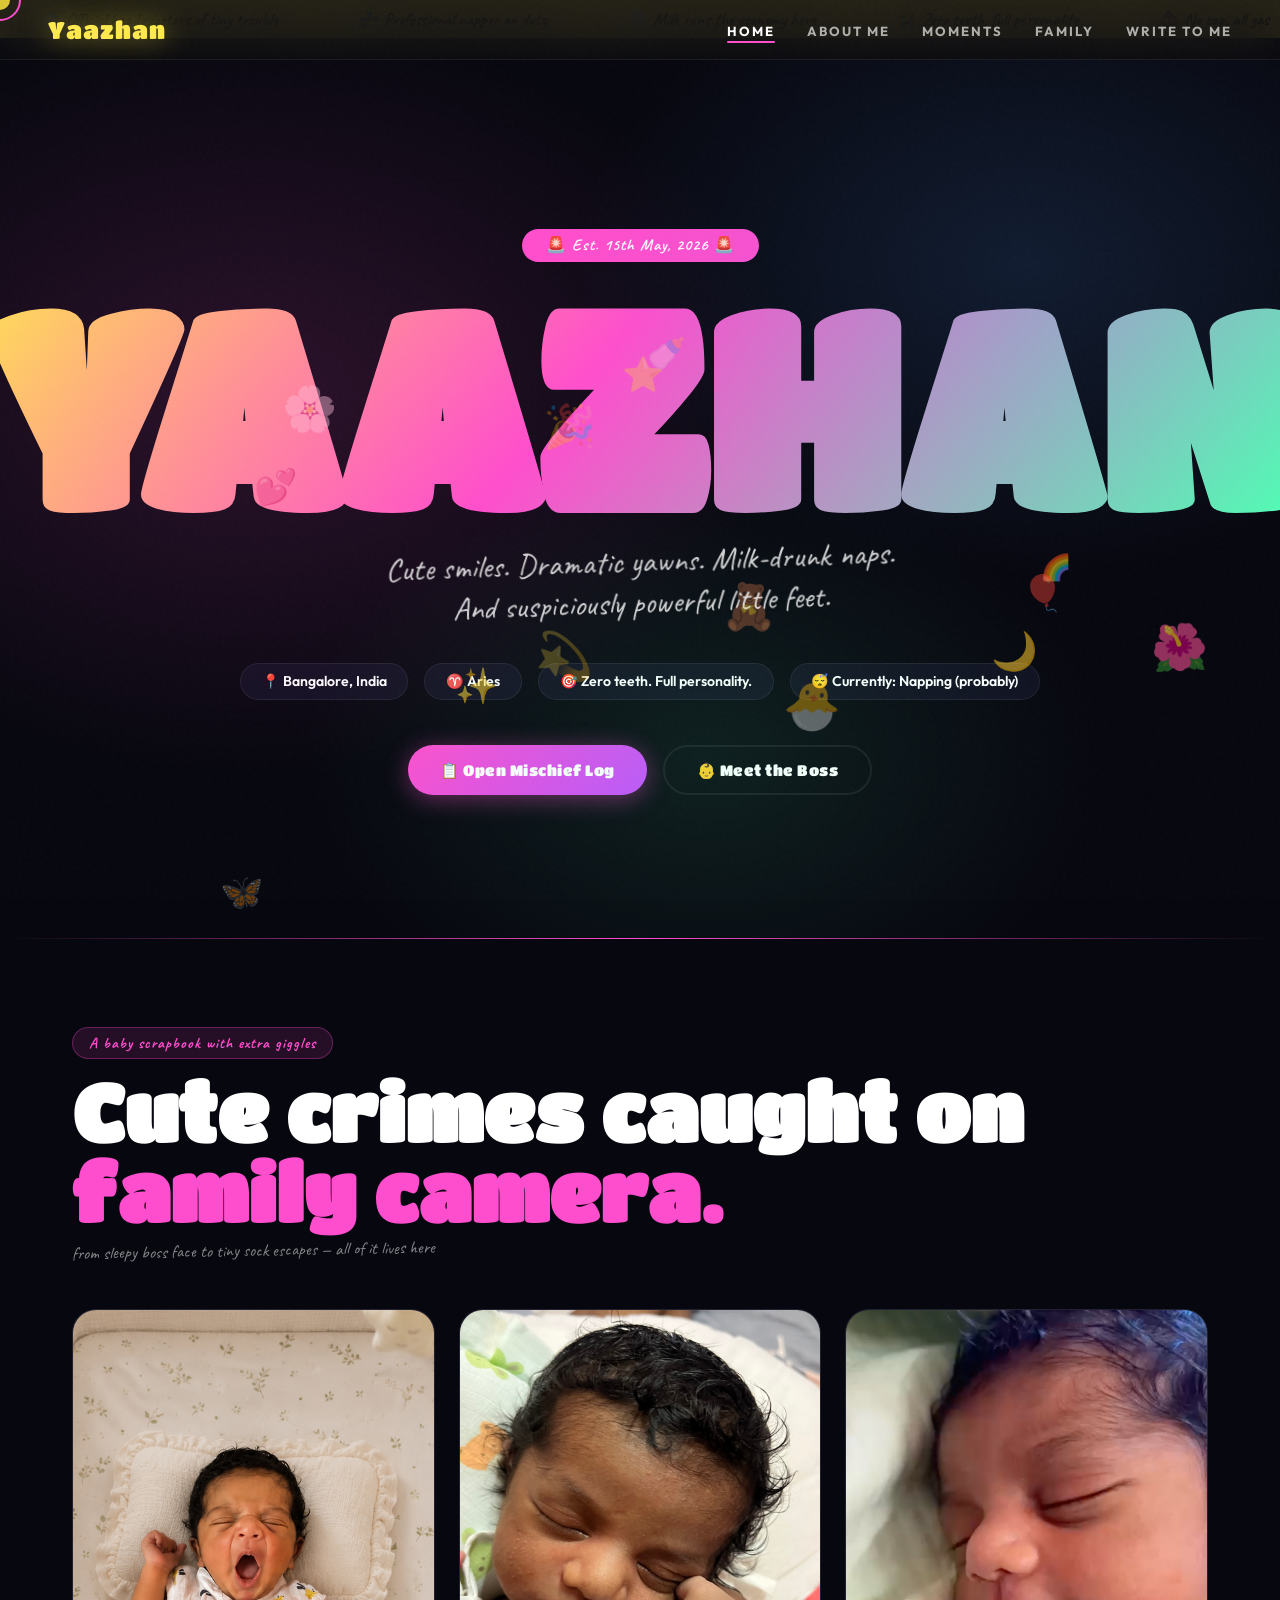
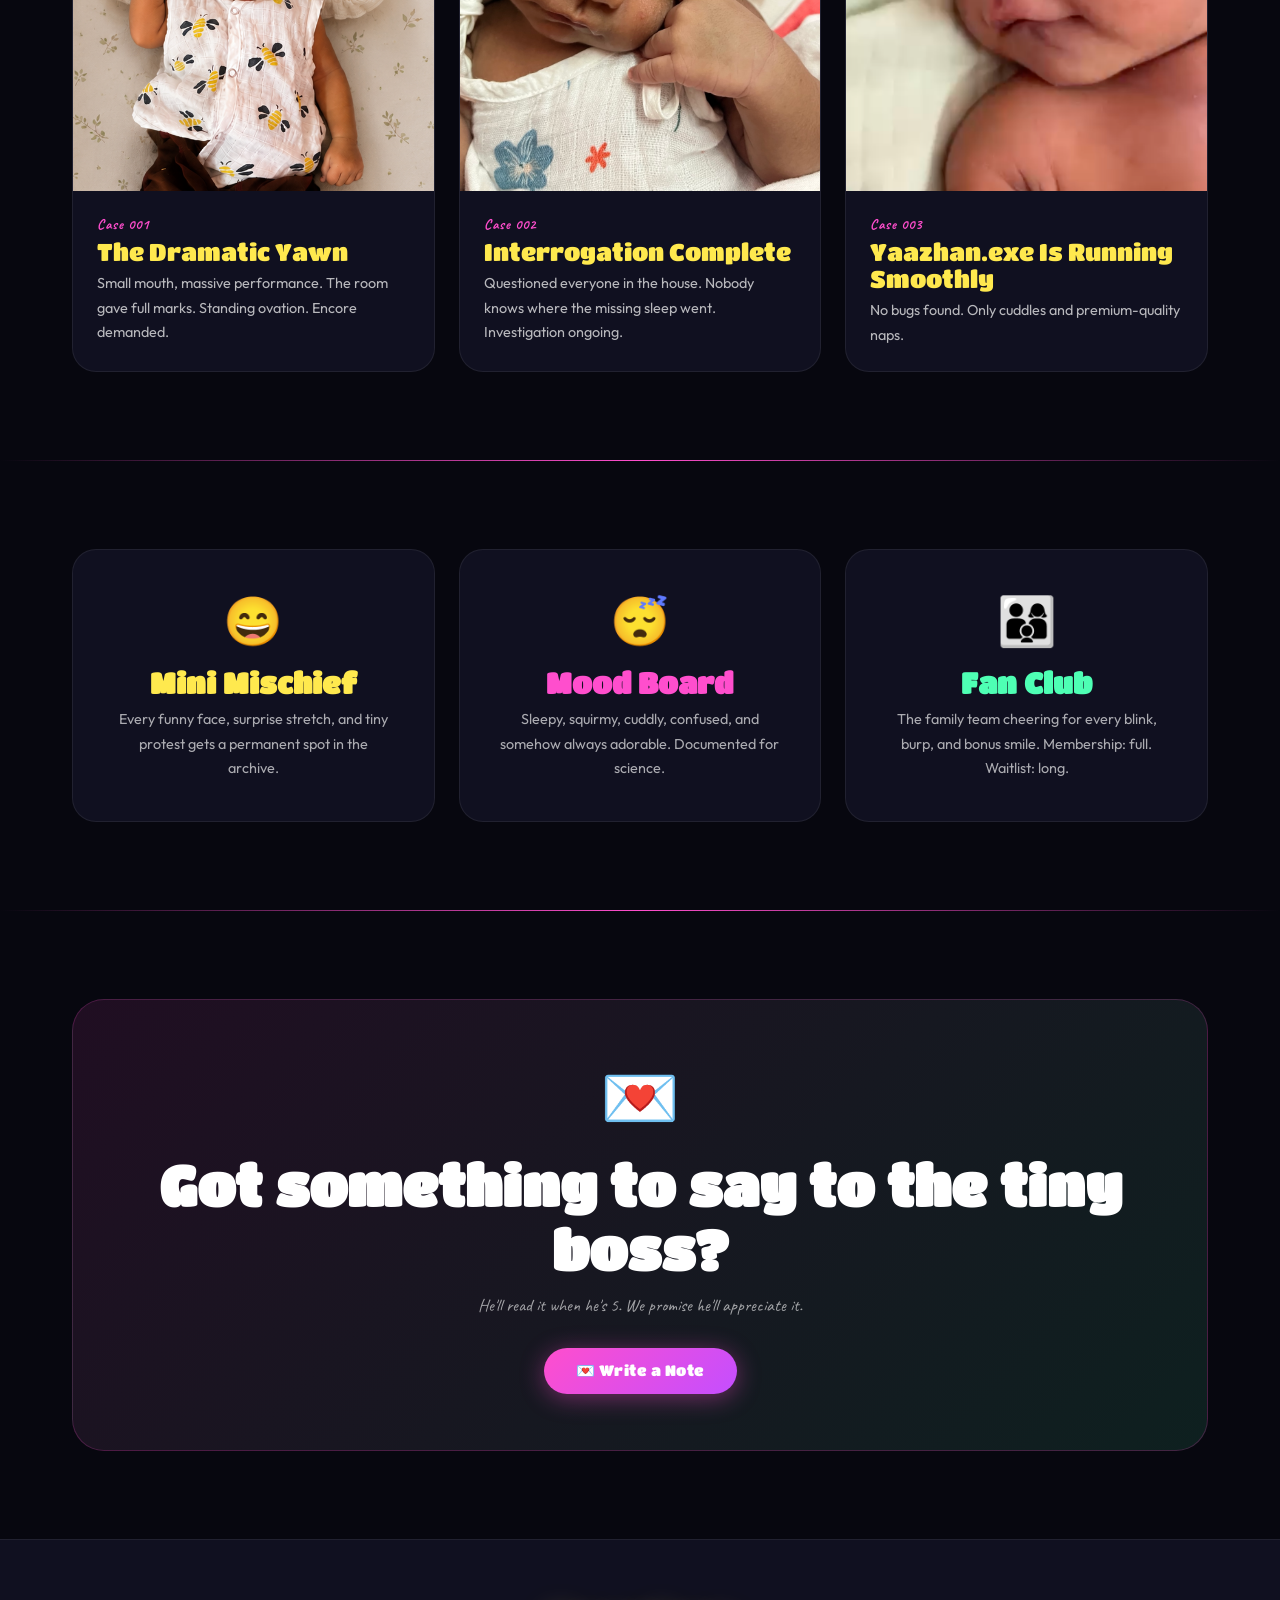
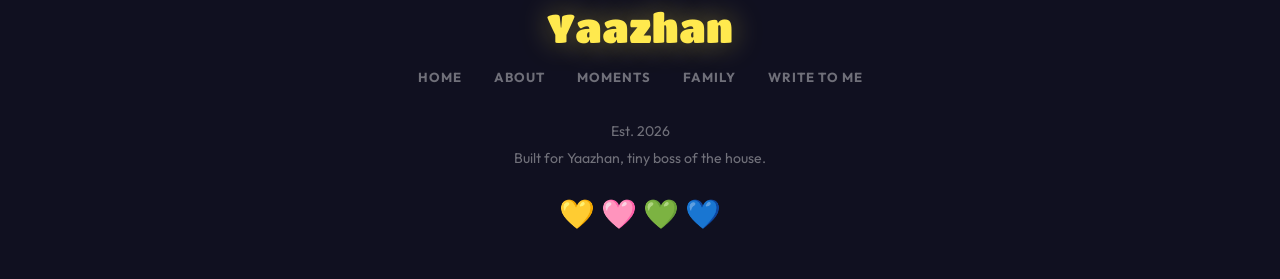
<file: index.html>
<!DOCTYPE html>
<html lang="en">
<head>
  <!-- Google tag (gtag.js) -->
<script async src="https://www.googletagmanager.com/gtag/js?id=G-FYT7M4H5XP"></script>
<script>
  window.dataLayer = window.dataLayer || [];
  function gtag(){dataLayer.push(arguments);}
  gtag('js', new Date());

  gtag('config', 'G-FYT7M4H5XP');
</script>
  <meta charset="UTF-8" />
  <meta name="viewport" content="width=device-width, initial-scale=1.0" />
  <title>Yaazhan | Tiny Chaos Club</title>
  <meta name="description" content="Official headquarters of Yaazhan — cute smiles, dramatic yawns, milk-drunk naps, and suspiciously powerful tiny feet." />
  <link rel="stylesheet" href="style.css" />
  <link rel="icon" href="data:image/svg+xml,<svg xmlns='http://www.w3.org/2000/svg' viewBox='0 0 100 100'><text y='.9em' font-size='90'>🍼</text></svg>" />
</head>
<body data-page="home">

  <div class="noise"></div>
  <div class="cursor"></div>
  <div class="cursor-trail"></div>

  <!-- ====== NAV ====== -->
  <nav>
    <a href="index.html" class="nav-logo">Yaazhan</a>
    <ul class="nav-links">
      <li><a href="index.html" class="active">Home</a></li>
      <li><a href="about.html">About Me</a></li>
      <li><a href="moments.html">Moments</a></li>
      <li><a href="family.html">Family</a></li>
      <li><a href="contact.html">Write to Me</a></li>
    </ul>
    <button class="nav-menu-btn" aria-label="Menu">☰</button>
  </nav>

  <!-- ====== MARQUEE ====== -->
  <div class="marquee-bar">
    <div class="marquee-track">
      <span>🍼 Official headquarters of tiny trouble</span>
      <span>💤 Professional napper on duty</span>
      <span>🥛 Milk runs the economy here</span>
      <span>😭 Zero teeth, full personality</span>
      <span>💩 No cap, all gas</span>
      <span>🌟 Cute crimes caught on family camera</span>
      <span>🍼 Official headquarters of tiny trouble</span>
      <span>💤 Professional napper on duty</span>
      <span>🥛 Milk runs the economy here</span>
      <span>😭 Zero teeth, full personality</span>
      <span>💩 No cap, all gas</span>
      <span>🌟 Cute crimes caught on family camera</span>
    </div>
  </div>

  <!-- ====== HERO ====== -->
  <section class="hero">
    <div class="hero-bg-glow"></div>
    <div class="floating-emojis" aria-hidden="true">
      <span class="emoji-float">⭐</span><span class="emoji-float">🌙</span>
      <span class="emoji-float">🍼</span><span class="emoji-float">💫</span>
      <span class="emoji-float">🌈</span><span class="emoji-float">🦋</span>
      <span class="emoji-float">🌸</span><span class="emoji-float">✨</span>
      <span class="emoji-float">🎉</span><span class="emoji-float">🐣</span>
      <span class="emoji-float">💕</span><span class="emoji-float">🌺</span>
      <span class="emoji-float">🧸</span><span class="emoji-float">🎈</span>
    </div>

    <span class="hero-badge">🚨 Est. 15th May, 2026 🚨</span>
    <h1 class="hero-name">YAAZHAN</h1>
    <p class="hero-tagline">Cute smiles. Dramatic yawns. Milk-drunk naps.<br>And suspiciously powerful little feet.</p>

    <div class="hero-pills">
      <div class="pill">📍 Bangalore, India</div>
      <div class="pill">♈ Aries</div>
      <div class="pill">🎯 Zero teeth. Full personality.</div>
      <div class="pill">😴 Currently: Napping (probably)</div>
    </div>

    <div class="hero-cta-row">
      <a href="moments.html" class="btn btn-primary">📋 Open Mischief Log</a>
      <a href="about.html" class="btn btn-outline">👶 Meet the Boss</a>
    </div>
  </section>

  <!-- ====== INTRO ====== -->
  <div class="glow-divider"></div>
  <section class="section">
    <div class="section-label">A baby scrapbook with extra giggles</div>
    <h2 class="section-title">Cute crimes caught on <span style="color:var(--pink)">family camera.</span></h2>
    <p class="section-sub">from sleepy boss face to tiny sock escapes — all of it lives here</p>

    <div class="feature-cards">
      <a href="moments.html" class="fcard anim">
        <img src="images/image1.png" alt="Baby Yaazhan" class="fcard-img">
        <div class="fcard-body">
          <div class="fcard-case">Case 001</div>
          <div class="fcard-title">The Dramatic Yawn</div>
          <p class="fcard-text">Small mouth, massive performance. The room gave full marks. Standing ovation. Encore demanded.</p>
        </div>
      </a>
      <a href="moments.html" class="fcard anim">
        <img src="images/image2.jpeg" alt="Baby Yaazhan sleeping pose" class="fcard-img">
        <div class="fcard-body">
          <div class="fcard-case">Case 002</div>
          <div class="fcard-title">Interrogation Complete</div>
          <p class="fcard-text">Questioned everyone in the house. Nobody knows where the missing sleep went. Investigation ongoing.</p>
        </div>
      </a>
      <a href="moments.html" class="fcard anim">
        <img src="images/image8.png" alt="Baby Yaazhan smiling pose" class="fcard-img">
        <div class="fcard-body">
          <div class="fcard-case">Case 003</div>
          <div class="fcard-title">Yaazhan.exe Is Running Smoothly</div>
          <p class="fcard-text">No bugs found. Only cuddles and premium-quality naps.</p>
        </div>
      </a>
    </div>
  </section>

  <!-- ====== THREE PILLARS ====== -->
  <div class="glow-divider"></div>
  <section class="section">
    <div style="display:grid; grid-template-columns:repeat(auto-fill,minmax(280px,1fr)); gap:1.5rem;">

      <div class="anim" style="background:var(--card-bg); border:1px solid var(--border); border-radius:24px; padding:2.5rem; text-align:center;">
        <div style="font-size:3rem; margin-bottom:1rem;">😄</div>
        <h3 style="font-family:var(--font-display); font-size:1.8rem; color:var(--yellow); margin-bottom:0.5rem;">Mini Mischief</h3>
        <p style="font-size:0.9rem; opacity:0.65; line-height:1.7;">Every funny face, surprise stretch, and tiny protest gets a permanent spot in the archive.</p>
      </div>

      <div class="anim" style="background:var(--card-bg); border:1px solid var(--border); border-radius:24px; padding:2.5rem; text-align:center;">
        <div style="font-size:3rem; margin-bottom:1rem;">😴</div>
        <h3 style="font-family:var(--font-display); font-size:1.8rem; color:var(--pink); margin-bottom:0.5rem;">Mood Board</h3>
        <p style="font-size:0.9rem; opacity:0.65; line-height:1.7;">Sleepy, squirmy, cuddly, confused, and somehow always adorable. Documented for science.</p>
      </div>

      <div class="anim" style="background:var(--card-bg); border:1px solid var(--border); border-radius:24px; padding:2.5rem; text-align:center;">
        <div style="font-size:3rem; margin-bottom:1rem;">👨‍👩‍👦</div>
        <h3 style="font-family:var(--font-display); font-size:1.8rem; color:var(--mint); margin-bottom:0.5rem;">Fan Club</h3>
        <p style="font-size:0.9rem; opacity:0.65; line-height:1.7;">The family team cheering for every blink, burp, and bonus smile. Membership: full. Waitlist: long.</p>
      </div>

    </div>
  </section>

  <!-- ====== WRITE TO YAAZHAN CTA ====== -->
  <div class="glow-divider"></div>
  <section class="section">
    <div style="background:linear-gradient(135deg,rgba(255,78,205,0.1),rgba(78,255,180,0.1)); border:1px solid rgba(255,78,205,0.2); border-radius:32px; padding:3.5rem; text-align:center;" class="anim">
      <div style="font-size:4rem; margin-bottom:1rem;">💌</div>
      <h2 style="font-family:var(--font-display); font-size:clamp(2rem,5vw,3.5rem); margin-bottom:0.8rem;">Got something to say to the tiny boss?</h2>
      <p style="font-family:var(--font-hand); font-size:1.1rem; opacity:0.6; margin-bottom:2rem;">He'll read it when he's 5. We promise he'll appreciate it.</p>
      <a href="contact.html" class="btn btn-primary">💌 Write a Note</a>
    </div>
  </section>

  <!-- ====== FOOTER ====== -->
  <footer>
    <div class="footer-logo">Yaazhan</div>
    <ul class="footer-links">
      <li><a href="index.html">Home</a></li>
      <li><a href="about.html">About</a></li>
      <li><a href="moments.html">Moments</a></li>
      <li><a href="family.html">Family</a></li>
      <li><a href="contact.html">Write to Me</a></li>
    </ul>
    <p class="footer-text">Est. 2026 <br />Built for Yaazhan, tiny boss of the house.</p>
    <div class="footer-hearts">💛 🩷 💚 💙</div>
  </footer>

  <script src="script.js"></script>
</body>
</html>
</file>
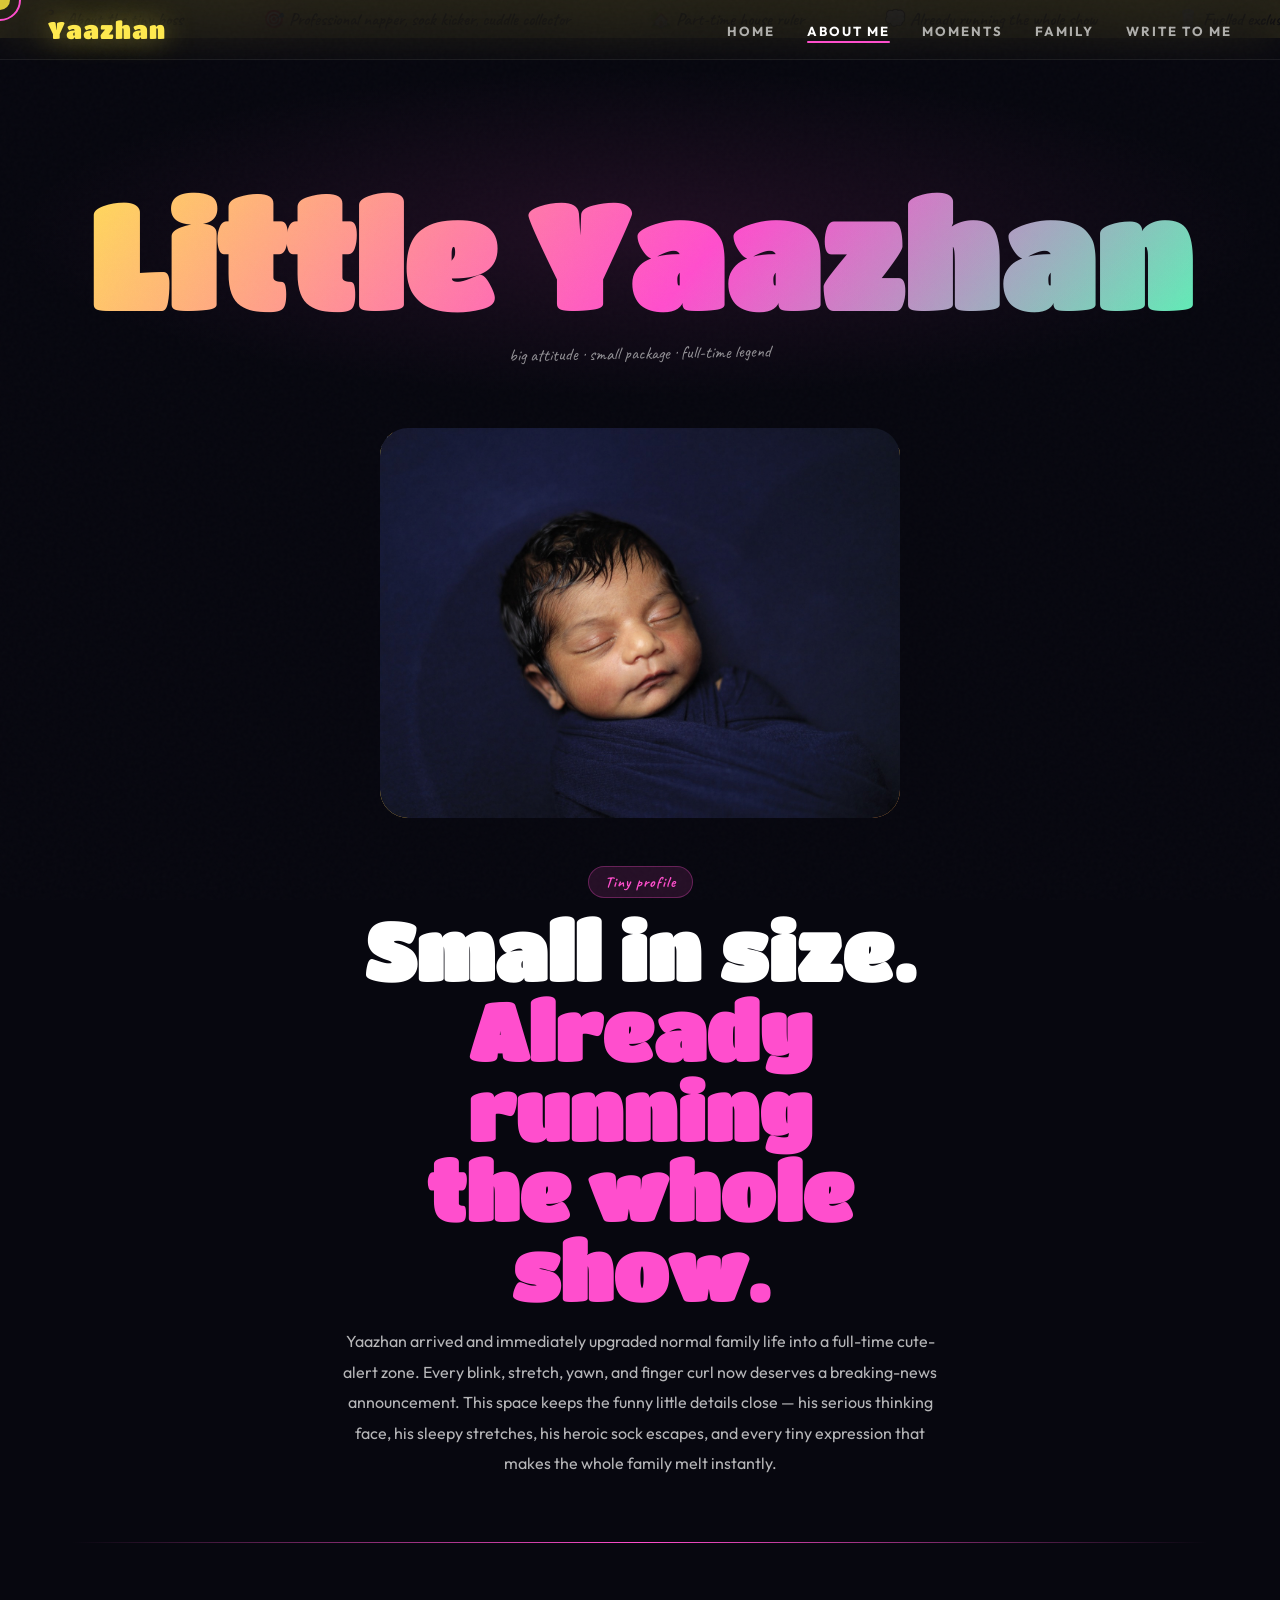
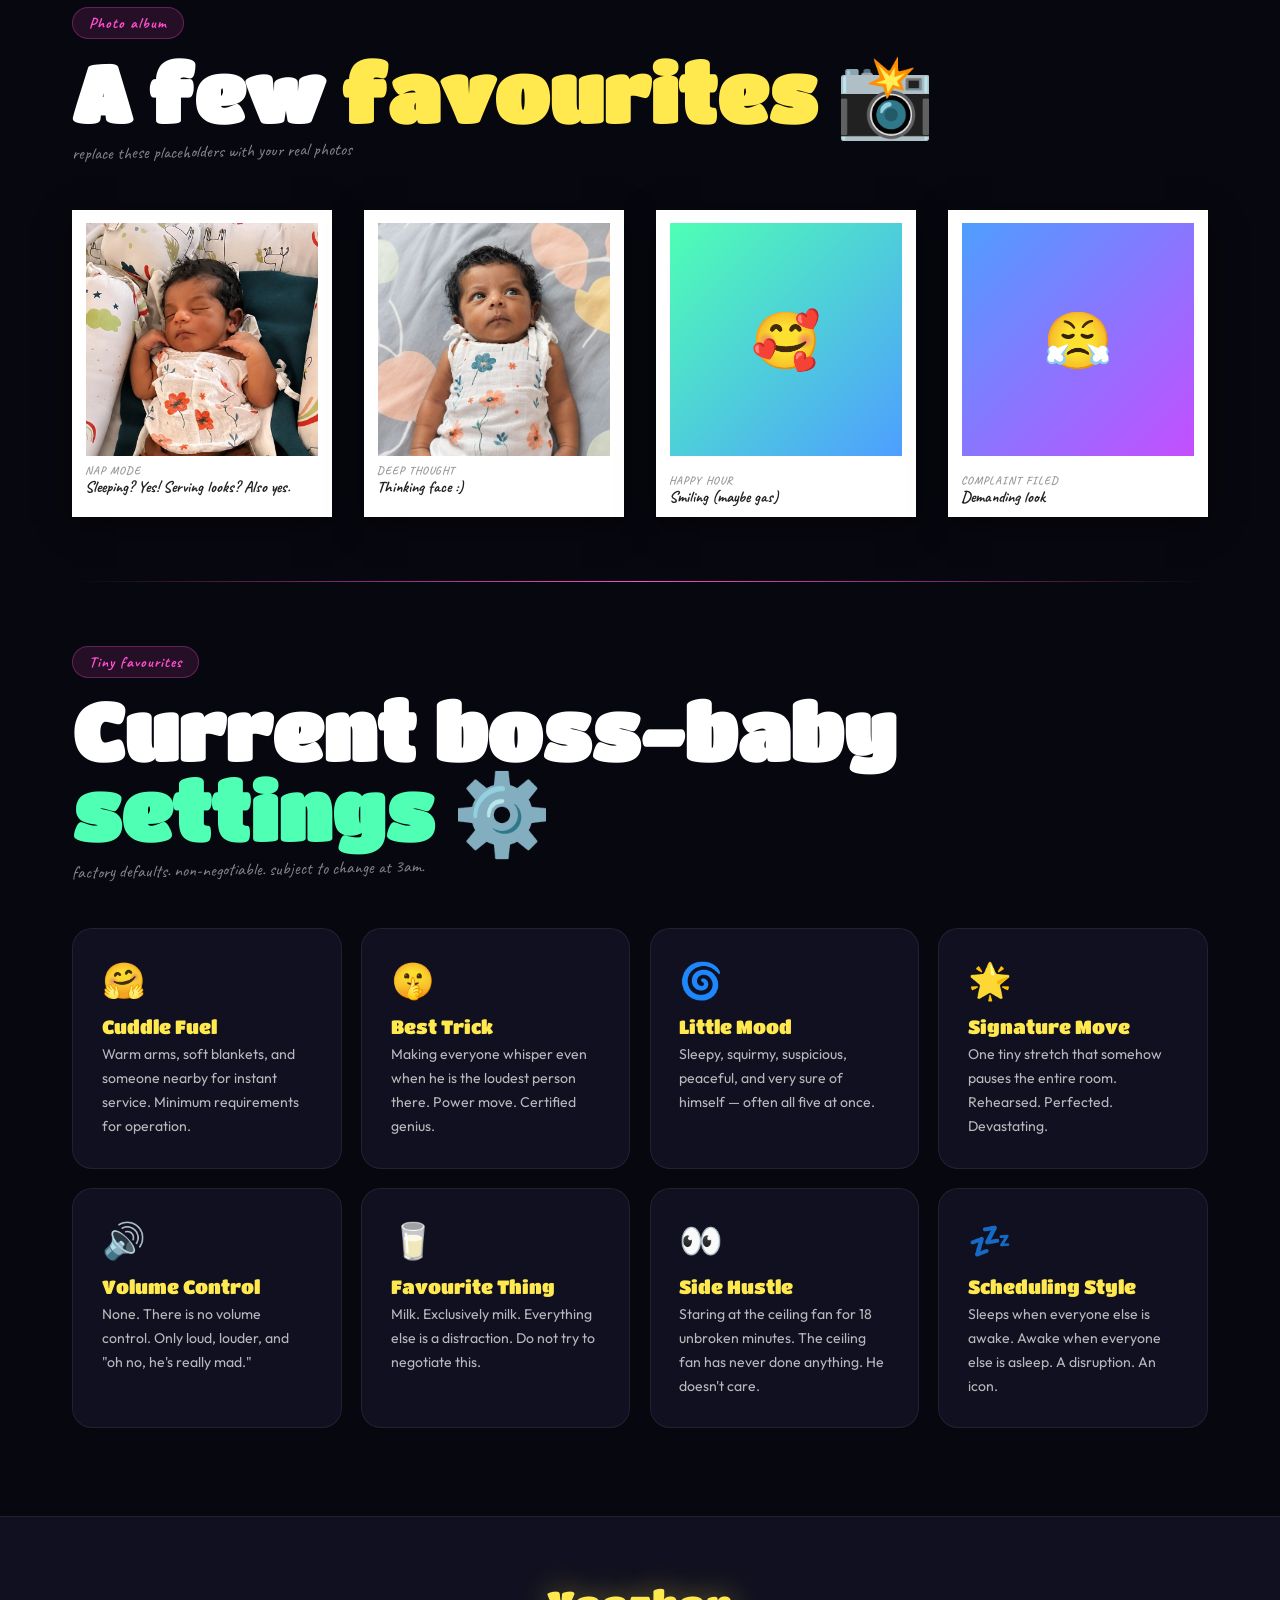
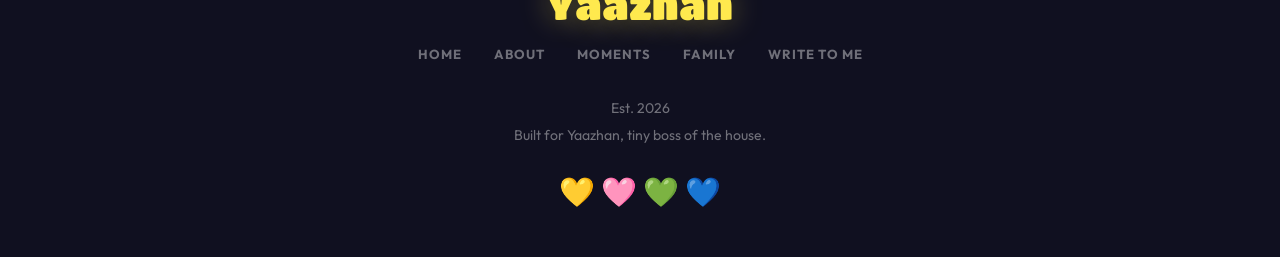
<file: about.html>
<!DOCTYPE html>
<html lang="en">
<head>
  <!-- Google tag (gtag.js) -->
<script async src="https://www.googletagmanager.com/gtag/js?id=G-FYT7M4H5XP"></script>
<script>
  window.dataLayer = window.dataLayer || [];
  function gtag(){dataLayer.push(arguments);}
  gtag('js', new Date());

  gtag('config', 'G-FYT7M4H5XP');
</script>
  <meta charset="UTF-8" />
  <meta name="viewport" content="width=device-width, initial-scale=1.0" />
  <title>About Me | Yaazhan</title>
  <meta name="description" content="About baby Yaazhan — tiny personality, cute moods, and a whole lot of playful chaos." />
  <link rel="stylesheet" href="style.css" />
  <link rel="icon" href="data:image/svg+xml,<svg xmlns='http://www.w3.org/2000/svg' viewBox='0 0 100 100'><text y='.9em' font-size='90'>🍼</text></svg>" />
</head>
<body data-page="about">

  <div class="noise"></div>
  <div class="cursor"></div>
  <div class="cursor-trail"></div>

  <nav>
    <a href="index.html" class="nav-logo">Yaazhan</a>
    <ul class="nav-links">
      <li><a href="index.html">Home</a></li>
      <li><a href="about.html" class="active">About Me</a></li>
      <li><a href="moments.html">Moments</a></li>
      <li><a href="family.html">Family</a></li>
      <li><a href="contact.html">Write to Me</a></li>
    </ul>
    <button class="nav-menu-btn" aria-label="Menu">☰</button>
  </nav>

  <div class="marquee-bar">
    <div class="marquee-track">
      <span>👶 About the tiny boss</span>
      <span>🎯 Professional napper, sock kicker, cuddle collector</span>
      <span>🏡 Part-time house ruler</span>
      <span>💭 Already running the whole show</span>
      <span>🥛 Fuelled exclusively by milk and chaos</span>
      <span>👶 About the tiny boss</span>
      <span>🎯 Professional napper, sock kicker, cuddle collector</span>
      <span>🏡 Part-time house ruler</span>
      <span>💭 Already running the whole show</span>
      <span>🥛 Fuelled exclusively by milk and chaos</span>
    </div>
  </div>

  <div class="page-hero">
    <h1>Little Yaazhan</h1>
    <p>big attitude · small package · full-time legend</p>
  </div>

  <!-- ====== MAIN ABOUT ====== -->
  <section class="section" style="padding-top:0;">

    <!-- Big hero photo placeholder -->
    <div class="about-hero-photo anim">
      <span class="photo-label">📸 Main Portrait</span>
<div class="fcard-img gb-1">
  <img src="images/image4.jpeg" alt="Baby Yaazhan">
</div>      <p>Drop Yaazhan's best photo here</p>
    </div>

    <div style="text-align:center; max-width:600px; margin:0 auto 4rem;">
      <div class="section-label">Tiny profile</div>
      <h2 class="section-title">Small in size. <span style="color:var(--pink)">Already running<br>the whole show.</span></h2>
      <p style="font-size:1rem; line-height:1.9; opacity:0.7; margin-top:1rem;">
        Yaazhan arrived and immediately upgraded normal family life into a full-time cute-alert zone.
        Every blink, stretch, yawn, and finger curl now deserves a breaking-news announcement.
        This space keeps the funny little details close — his serious thinking face, his sleepy stretches,
        his heroic sock escapes, and every tiny expression that makes the whole family melt instantly.
      </p>
    </div>

    <div class="glow-divider" style="margin-bottom:4rem;"></div>

    <!-- Photo grid — about page -->
    <div class="section-label">Photo album</div>
    <h2 class="section-title" style="margin-bottom:0.5rem;">A few <span style="color:var(--yellow)">favourites</span> 📸</h2>
    <p class="section-sub">replace these placeholders with your real photos</p>

    <div class="photo-grid" style="margin-bottom:4rem;">
         <div class="photo-slot anim" style="--r:-5deg;">
    <div class="photo-slot-inner gb-1">
      <img src="images/image16.png" alt="Sleeping and posing">
    </div>
    <div class="photo-slot-caption">
    <div class="photo-slot-caption"><div class="ps-case">Nap mode</div> <div class="ps-title">Sleeping? Yes! Serving looks? Also yes.</div></div>
    </div>
  </div>
           <div class="photo-slot anim" style="--r:-5deg;">
    <div class="photo-slot-inner gb-1">
      <img src="images/image17.png" alt="Thinking face">
    </div>
    <div class="photo-slot-caption">
    <div class="photo-slot-caption"><div class="ps-case">Deep thought</div> <div class="ps-title">Thinking face :)</div></div>
    </div>
  </div>
      <div class="photo-slot anim" style="--r:-2deg;">
        <div class="photo-slot-inner gb-3">🥰</div>
        <div class="photo-slot-caption"><div class="ps-case">Happy hour</div><div class="ps-title">Smiling (maybe gas)</div></div>
      </div>
      <div class="photo-slot anim" style="--r:5deg;">
        <div class="photo-slot-inner gb-4">😤</div>
        <div class="photo-slot-caption"><div class="ps-case">Complaint filed</div><div class="ps-title">Demanding look</div></div>
      </div>
    </div>

    <div class="glow-divider" style="margin-bottom:4rem;"></div>

    <!-- Boss-baby settings -->
    <div class="section-label">Tiny favourites</div>
    <h2 class="section-title">Current boss-baby <span style="color:var(--mint)">settings</span> ⚙️</h2>
    <p class="section-sub">factory defaults. non-negotiable. subject to change at 3am.</p>

    <div class="trait-grid">
      <div class="trait-card anim">
        <div class="trait-icon">🤗</div>
        <div class="trait-name">Cuddle Fuel</div>
        <p class="trait-desc">Warm arms, soft blankets, and someone nearby for instant service. Minimum requirements for operation.</p>
      </div>
      <div class="trait-card anim">
        <div class="trait-icon">🤫</div>
        <div class="trait-name">Best Trick</div>
        <p class="trait-desc">Making everyone whisper even when he is the loudest person there. Power move. Certified genius.</p>
      </div>
      <div class="trait-card anim">
        <div class="trait-icon">🌀</div>
        <div class="trait-name">Little Mood</div>
        <p class="trait-desc">Sleepy, squirmy, suspicious, peaceful, and very sure of himself — often all five at once.</p>
      </div>
      <div class="trait-card anim">
        <div class="trait-icon">🌟</div>
        <div class="trait-name">Signature Move</div>
        <p class="trait-desc">One tiny stretch that somehow pauses the entire room. Rehearsed. Perfected. Devastating.</p>
      </div>
      <div class="trait-card anim">
        <div class="trait-icon">🔊</div>
        <div class="trait-name">Volume Control</div>
        <p class="trait-desc">None. There is no volume control. Only loud, louder, and "oh no, he's really mad."</p>
      </div>
      <div class="trait-card anim">
        <div class="trait-icon">🥛</div>
        <div class="trait-name">Favourite Thing</div>
        <p class="trait-desc">Milk. Exclusively milk. Everything else is a distraction. Do not try to negotiate this.</p>
      </div>
      <div class="trait-card anim">
        <div class="trait-icon">👀</div>
        <div class="trait-name">Side Hustle</div>
        <p class="trait-desc">Staring at the ceiling fan for 18 unbroken minutes. The ceiling fan has never done anything. He doesn't care.</p>
      </div>
      <div class="trait-card anim">
        <div class="trait-icon">💤</div>
        <div class="trait-name">Scheduling Style</div>
        <p class="trait-desc">Sleeps when everyone else is awake. Awake when everyone else is asleep. A disruption. An icon.</p>
      </div>
    </div>

  </section>

  <footer>
    <div class="footer-logo">Yaazhan</div>
    <ul class="footer-links">
      <li><a href="index.html">Home</a></li>
      <li><a href="about.html">About</a></li>
      <li><a href="moments.html">Moments</a></li>
      <li><a href="family.html">Family</a></li>
      <li><a href="contact.html">Write to Me</a></li>
    </ul>
    <p class="footer-text">Est. 2026 <br />Built for Yaazhan, tiny boss of the house.</p>
    <div class="footer-hearts">💛 🩷 💚 💙</div>
  </footer>

  <script src="script.js"></script>
</body>
</html>
</file>
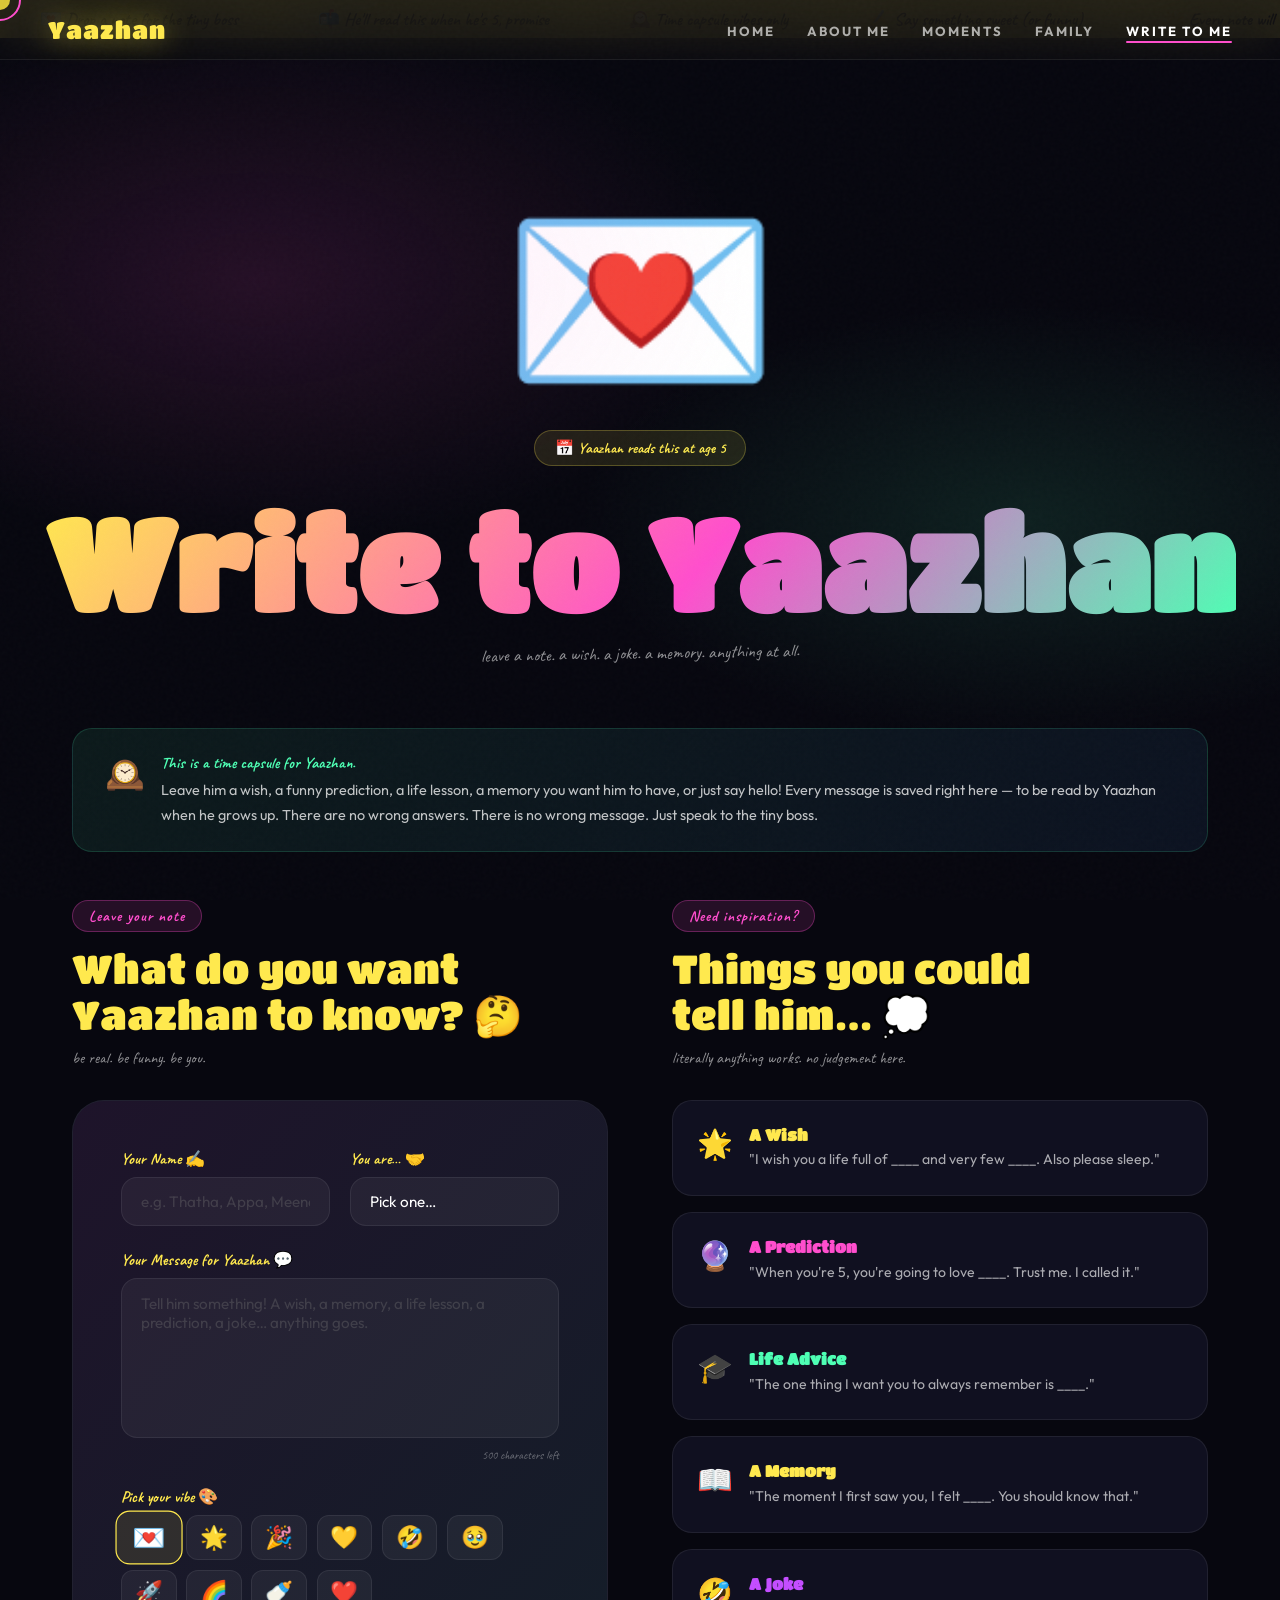
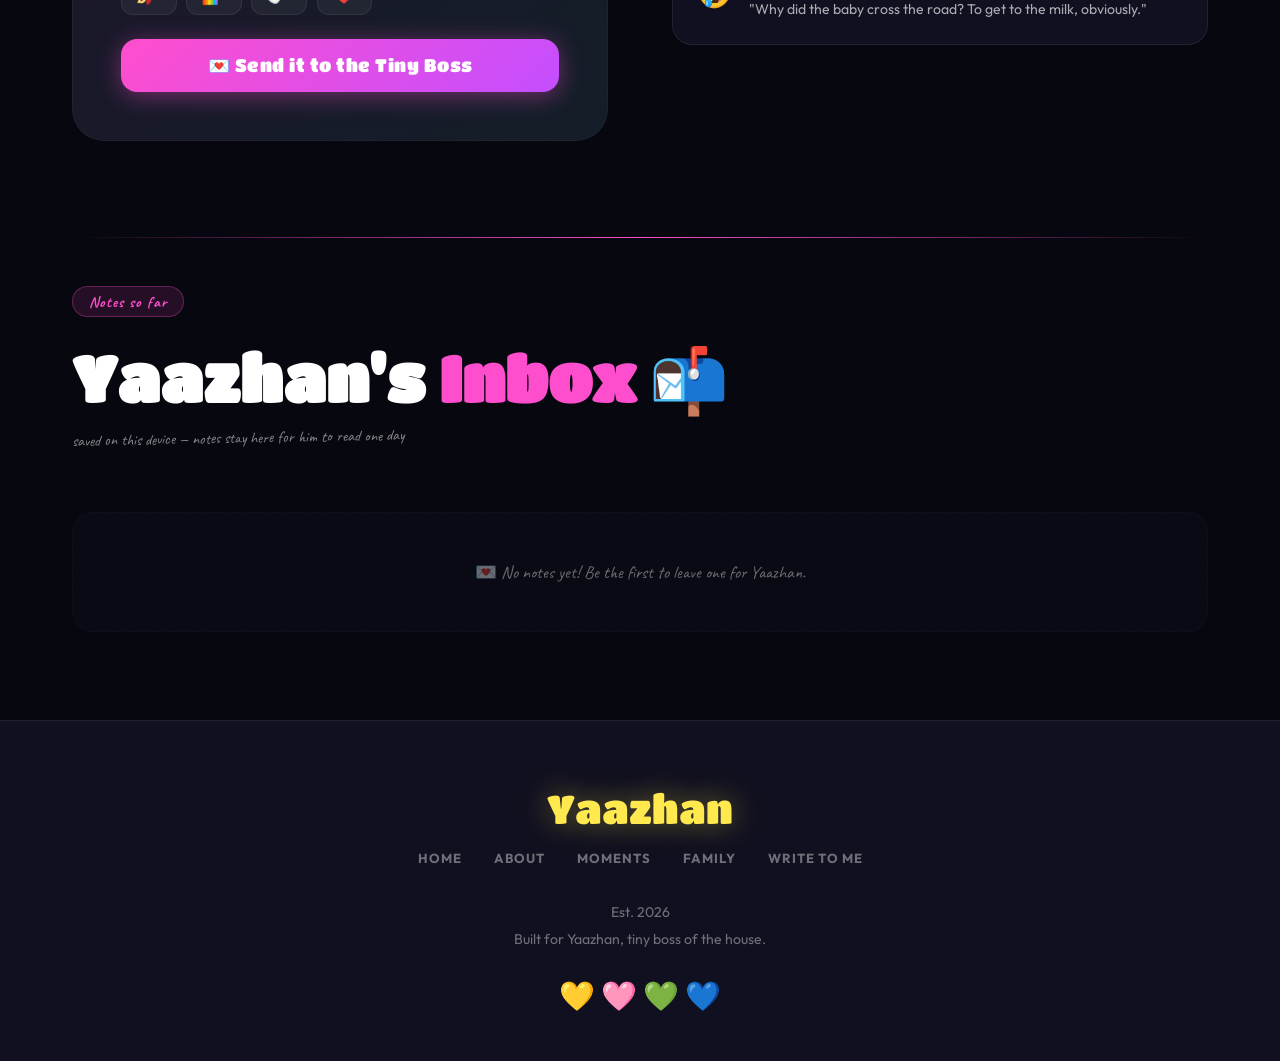
<file: contact.html>
<!DOCTYPE html>
<html lang="en">
<head>
  <!-- Google tag (gtag.js) -->
<script async src="https://www.googletagmanager.com/gtag/js?id=G-FYT7M4H5XP"></script>
<script>
  window.dataLayer = window.dataLayer || [];
  function gtag(){dataLayer.push(arguments);}
  gtag('js', new Date());

  gtag('config', 'G-FYT7M4H5XP');
</script>
  <meta charset="UTF-8" />
  <meta name="viewport" content="width=device-width, initial-scale=1.0" />
  <title>Write to Yaazhan 💌 — Drop a Note for the Tiny Boss</title>
  <meta name="description" content="Leave a note for Yaazhan. He'll read it when he's 5. We promise." />
  <link rel="stylesheet" href="style.css" />
  <link rel="icon" href="data:image/svg+xml,<svg xmlns='http://www.w3.org/2000/svg' viewBox='0 0 100 100'><text y='.9em' font-size='90'>💌</text></svg>" />
  <style>
    /* Contact page extra decorations */
    .contact-bg-glow {
      position:absolute; inset:0; pointer-events:none;
      background:
        radial-gradient(ellipse 55% 55% at 20% 35%, rgba(255,78,205,0.12) 0%, transparent 70%),
        radial-gradient(ellipse 50% 45% at 80% 70%, rgba(78,255,180,0.1) 0%, transparent 70%);
    }
    .envelope-hero {
      font-size:clamp(5rem,18vw,14rem);
      line-height:1; margin-bottom:1.5rem;
      animation:envelopeWobble 3s ease-in-out infinite;
      display:block;
    }
    @keyframes envelopeWobble {
      0%,100%{ transform:rotate(-5deg) scale(1); }
      50%{ transform:rotate(5deg) scale(1.06); }
    }
    .who-reads {
      display:inline-flex; align-items:center; gap:0.6rem;
      background:rgba(255,233,78,0.1); border:1px solid rgba(255,233,78,0.25);
      color:var(--yellow); border-radius:100px;
      padding:0.45rem 1.2rem; font-family:var(--font-hand);
      font-size:0.95rem; font-weight:700; margin-bottom:2rem;
    }
    .form-row { display:grid; grid-template-columns:1fr 1fr; gap:1.2rem; }
    @media(max-width:600px){ .form-row{ grid-template-columns:1fr; } }
    .char-count {
      text-align:right; font-size:0.75rem; opacity:0.35;
      margin-top:0.3rem; font-family:var(--font-hand);
    }
    .wall-header {
      display:flex; align-items:baseline; gap:1rem; margin-bottom:1.5rem;
    }
    .wall-header h2 { font-family:var(--font-display); font-size:clamp(1.8rem,4vw,3rem); }
    .wall-count {
      background:var(--pink); color:#fff; font-family:var(--font-display);
      font-size:0.8rem; padding:0.2rem 0.7rem; border-radius:100px;
    }
    .wall-empty {
      background:var(--card-bg); border:1px dashed var(--border);
      border-radius:20px; padding:3rem; text-align:center;
      font-family:var(--font-hand); font-size:1.1rem; opacity:0.4;
    }
    .form-section-title {
      font-family:var(--font-display); font-size:clamp(1.5rem,4vw,2.5rem);
      margin-bottom:0.5rem; color:var(--yellow);
    }
    .form-section-sub {
      font-family:var(--font-hand); font-size:1rem; opacity:0.55; margin-bottom:2rem;
    }
    /* Sticky note visual on wall cards */
    .message-card:nth-child(3n) { --mc-rot: -1.5deg; }
    .message-card:nth-child(3n+1) { --mc-rot: 1deg; }
    .message-card:nth-child(3n+2) { --mc-rot: -0.8deg; }
    .message-card { transform: rotate(var(--mc-rot, 0deg)); }
    .message-card:hover { transform:rotate(0) translateY(-5px); }

    /* Page-level hero override */
    .contact-page-hero {
      min-height:55vh; display:flex; flex-direction:column;
      align-items:center; justify-content:center;
      text-align:center; padding:9rem 2rem 4rem;
      position:relative; overflow:hidden;
    }
  </style>
</head>
<body data-page="contact">

  <div class="noise"></div>
  <div class="cursor"></div>
  <div class="cursor-trail"></div>

  <nav>
    <a href="index.html" class="nav-logo">Yaazhan</a>
    <ul class="nav-links">
      <li><a href="index.html">Home</a></li>
      <li><a href="about.html">About Me</a></li>
      <li><a href="moments.html">Moments</a></li>
      <li><a href="family.html">Family</a></li>
      <li><a href="contact.html" class="active">Write to Me</a></li>
    </ul>
    <button class="nav-menu-btn" aria-label="Menu">☰</button>
  </nav>

  <!-- ====== MARQUEE ====== -->
  <div class="marquee-bar">
    <div class="marquee-track">
      <span>💌 Drop a note for the tiny boss</span>
      <span>📬 He'll read this when he's 5, promise</span>
      <span>🕰️ Time capsule vibes only</span>
      <span>✍️ Say something sweet (or funny)</span>
      <span>🌟 Every note will be saved forever</span>
      <span>💌 Drop a note for the tiny boss</span>
      <span>📬 He'll read this when he's 5, promise</span>
      <span>🕰️ Time capsule vibes only</span>
      <span>✍️ Say something sweet (or funny)</span>
      <span>🌟 Every note will be saved forever</span>
    </div>
  </div>

  <!-- ====== HERO ====== -->
  <div class="contact-page-hero">
    <div class="contact-bg-glow"></div>
    <span class="envelope-hero">💌</span>
    <div class="who-reads">📅 Yaazhan reads this at age 5</div>
    <h1 style="font-family:var(--font-display); font-size:clamp(3rem,10vw,8rem); line-height:1; background:linear-gradient(130deg,var(--yellow) 0%,var(--pink) 55%,var(--mint) 100%); -webkit-background-clip:text; -webkit-text-fill-color:transparent; background-clip:text; margin-bottom:1rem; position:relative;">
      Write to Yaazhan
    </h1>
    <p style="font-family:var(--font-hand); font-size:1.1rem; opacity:0.55; transform:rotate(-1deg); display:inline-block; position:relative;">
      leave a note. a wish. a joke. a memory. anything at all.
    </p>
  </div>

  <!-- ====== MAIN SECTION ====== -->
  <section class="section" style="padding-top:0;">

    <!-- Time capsule note -->
    <div class="time-capsule-note anim">
      <span class="tc-icon">🕰️</span>
      <div class="tc-text">
        <strong>This is a time capsule for Yaazhan.</strong>
        <p>
          Leave him a wish, a funny prediction, a life lesson, a memory you want him to have, or just say hello!
          Every message is saved right here — to be read by Yaazhan when he grows up.
          There are no wrong answers. There is no wrong message. Just speak to the tiny boss.
        </p>
      </div>
    </div>

    <!-- ====== FORM ====== -->
    <div style="display:grid; grid-template-columns:1fr 1fr; gap:4rem; align-items:start;" class="contact-layout">

      <!-- Left: form -->
      <div>
        <div class="section-label">Leave your note</div>
        <div class="form-section-title">What do you want<br>Yaazhan to know? 🤔</div>
        <p class="form-section-sub">be real. be funny. be you.</p>

        <div class="contact-form-wrap anim">
          <form
  id="contact-form"
  name="yaazhan-notes"
  method="POST"
  data-netlify="true"
  netlify-honeypot="bot-field"
  novalidate
>
  <input type="hidden" name="form-name" value="yaazhan-notes">

  <p hidden>
    <input name="bot-field">
  </p>

            <div class="form-row">
              <div class="form-group">
                <label class="form-label" for="f-name">Your Name ✍️</label>
                <input
  class="form-input"
  id="f-name"
  name="name"
  type="text"
  placeholder="e.g. Thatha, Appa, Meena Aunty…"
  maxlength="50"
  required
/>
              </div>
              <div class="form-group">
                <label class="form-label" for="f-rel">You are… 🤝</label>
              <select
  class="form-select"
  id="f-rel"
  name="relationship"
>
                  <option value="">Pick one…</option>
                  <option>Appa 👨</option>
                  <option>Amma 👩</option>
                  <option>Thatha 👴</option>
                  <option>Aaya 👵</option>
                  <option>Appuchi 👴</option>
                  <option>Ammayie 👵</option>
                  <option>Mama 👨</option>
                  <option>Athai 👩</option>
                  <option>Chitappa🙌</option>
                  <option>Chithi🙌</option>
                  <option>A family friend 💛</option>
                  <option>Future best friend 🤜🤛</option>
                  <option>Someone who loves Yaazhan ❤️</option>
                  <option>A mystery person 🕵️</option>
                </select>
              </div>
            </div>

            <div class="form-group">
              <label class="form-label" for="f-msg">Your Message for Yaazhan 💬</label>
              <textarea
  class="form-textarea"
  id="f-msg"
  name="message"
  placeholder="Tell him something! A wish, a memory, a life lesson, a prediction, a joke… anything goes."
  maxlength="500"
  required
></textarea>
              <div class="char-count"><span id="char-left">500</span> characters left</div>
            </div>

            <div class="form-group">
              <label class="form-label">Pick your vibe 🎨</label>
              <input type="hidden" id="f-emoji" name="emoji" value="💌">
              <div class="emoji-picker">
                <button type="button" class="ep-btn picked" data-emoji="💌">💌</button>
                <button type="button" class="ep-btn" data-emoji="🌟">🌟</button>
                <button type="button" class="ep-btn" data-emoji="🎉">🎉</button>
                <button type="button" class="ep-btn" data-emoji="💛">💛</button>
                <button type="button" class="ep-btn" data-emoji="🤣">🤣</button>
                <button type="button" class="ep-btn" data-emoji="🥹">🥹</button>
                <button type="button" class="ep-btn" data-emoji="🚀">🚀</button>
                <button type="button" class="ep-btn" data-emoji="🌈">🌈</button>
                <button type="button" class="ep-btn" data-emoji="🍼">🍼</button>
                <button type="button" class="ep-btn" data-emoji="❤️">❤️</button>
              </div>
            </div>

            <button type="submit" class="submit-btn">
              💌 Send it to the Tiny Boss
            </button>

          </form>

          <!-- Success state -->
          <div class="success-msg" id="success-msg">
            <span class="s-icon">🎉</span>
            Your note has been saved for Yaazhan!<br />
            <span style="font-family:var(--font-hand); font-size:1rem; opacity:0.6; display:block; margin-top:0.5rem;">
              He's going to love reading this one day.
            </span>
            <button onclick="window.location.reload()" style="margin-top:1.5rem; background:transparent; border:2px solid var(--mint); color:var(--mint); border-radius:100px; padding:0.6rem 1.5rem; font-family:var(--font-display); cursor:pointer; font-size:0.9rem;">
              Leave another note ↩
            </button>
          </div>
        </div>
      </div>

      <!-- Right: what to write -->
      <div>
        <div class="section-label">Need inspiration?</div>
        <div class="form-section-title">Things you could<br>tell him… 💭</div>
        <p class="form-section-sub">literally anything works. no judgement here.</p>

        <div style="display:flex; flex-direction:column; gap:1rem;">
          <div style="background:var(--card-bg); border:1px solid var(--border); border-radius:20px; padding:1.5rem; display:flex; gap:1rem;" class="anim">
            <span style="font-size:1.8rem; flex-shrink:0;">🌟</span>
            <div>
              <strong style="font-family:var(--font-display); color:var(--yellow); font-size:1rem; display:block; margin-bottom:0.3rem;">A Wish</strong>
              <p style="font-size:0.88rem; opacity:0.65; line-height:1.6;">"I wish you a life full of ____ and very few ____. Also please sleep."</p>
            </div>
          </div>
          <div style="background:var(--card-bg); border:1px solid var(--border); border-radius:20px; padding:1.5rem; display:flex; gap:1rem;" class="anim">
            <span style="font-size:1.8rem; flex-shrink:0;">🔮</span>
            <div>
              <strong style="font-family:var(--font-display); color:var(--pink); font-size:1rem; display:block; margin-bottom:0.3rem;">A Prediction</strong>
              <p style="font-size:0.88rem; opacity:0.65; line-height:1.6;">"When you're 5, you're going to love ____. Trust me. I called it."</p>
            </div>
          </div>
          <div style="background:var(--card-bg); border:1px solid var(--border); border-radius:20px; padding:1.5rem; display:flex; gap:1rem;" class="anim">
            <span style="font-size:1.8rem; flex-shrink:0;">🎓</span>
            <div>
              <strong style="font-family:var(--font-display); color:var(--mint); font-size:1rem; display:block; margin-bottom:0.3rem;">Life Advice</strong>
              <p style="font-size:0.88rem; opacity:0.65; line-height:1.6;">"The one thing I want you to always remember is ____."</p>
            </div>
          </div>
          <div style="background:var(--card-bg); border:1px solid var(--border); border-radius:20px; padding:1.5rem; display:flex; gap:1rem;" class="anim">
            <span style="font-size:1.8rem; flex-shrink:0;">📖</span>
            <div>
              <strong style="font-family:var(--font-display); color:var(--yellow); font-size:1rem; display:block; margin-bottom:0.3rem;">A Memory</strong>
              <p style="font-size:0.88rem; opacity:0.65; line-height:1.6;">"The moment I first saw you, I felt ____. You should know that."</p>
            </div>
          </div>
          <div style="background:var(--card-bg); border:1px solid var(--border); border-radius:20px; padding:1.5rem; display:flex; gap:1rem;" class="anim">
            <span style="font-size:1.8rem; flex-shrink:0;">🤣</span>
            <div>
              <strong style="font-family:var(--font-display); color:var(--purple); font-size:1rem; display:block; margin-bottom:0.3rem;">A Joke</strong>
              <p style="font-size:0.88rem; opacity:0.65; line-height:1.6;">"Why did the baby cross the road? To get to the milk, obviously."</p>
            </div>
          </div>
        </div>
      </div>

    </div>

    <!-- ====== MESSAGE WALL ====== -->
    <div style="margin-top:6rem;">
      <div class="glow-divider" style="margin-bottom:3rem;"></div>
      <div class="wall-header">
        <div class="section-label" style="margin-bottom:0;">Notes so far</div>
      </div>
      <h2 style="font-family:var(--font-display); font-size:clamp(2rem,5vw,4rem); margin-bottom:0.5rem;">
        Yaazhan's <span style="color:var(--pink)">Inbox</span> 📬
      </h2>
      <p style="font-family:var(--font-hand); font-size:1rem; opacity:0.5; margin-bottom:2rem; transform:rotate(-1deg); display:inline-block;">saved on this device — notes stay here for him to read one day</p>

      <div id="message-wall" class="message-wall">
        <!-- populated by script.js -->
      </div>
      <div id="wall-empty-state" class="wall-empty" style="display:none;">
        💌 No notes yet! Be the first to leave one for Yaazhan.
      </div>
    </div>

  </section>

  <!-- ====== FOOTER ====== -->
  <footer>
    <div class="footer-logo">Yaazhan</div>
    <ul class="footer-links">
      <li><a href="index.html">Home</a></li>
      <li><a href="about.html">About</a></li>
      <li><a href="moments.html">Moments</a></li>
      <li><a href="family.html">Family</a></li>
      <li><a href="contact.html">Write to Me</a></li>
    </ul>
    <p class="footer-text">Est. 2026 <br />Built for Yaazhan, tiny boss of the house.</p>
    <div class="footer-hearts">💛 🩷 💚 💙</div>
  </footer>

  <script src="script.js"></script>
  <script>
    // char counter
    const msgEl    = document.getElementById('f-msg');
    const leftEl   = document.getElementById('char-left');
    const emptyEl  = document.getElementById('wall-empty-state');
    const wallEl   = document.getElementById('message-wall');
    if (msgEl && leftEl) {
      msgEl.addEventListener('input', () => { leftEl.textContent = 500 - msgEl.value.length; });
    }
    // show empty state if wall has no kids
    if (wallEl && emptyEl) {
      setTimeout(() => {
        if (wallEl.children.length === 0) emptyEl.style.display = 'block';
      }, 100);
    }
  </script>
  <style>
    @media(max-width:900px){ .contact-layout{ grid-template-columns:1fr !important; gap:3rem !important; } }
  </style>
</body>
</html>
</file>
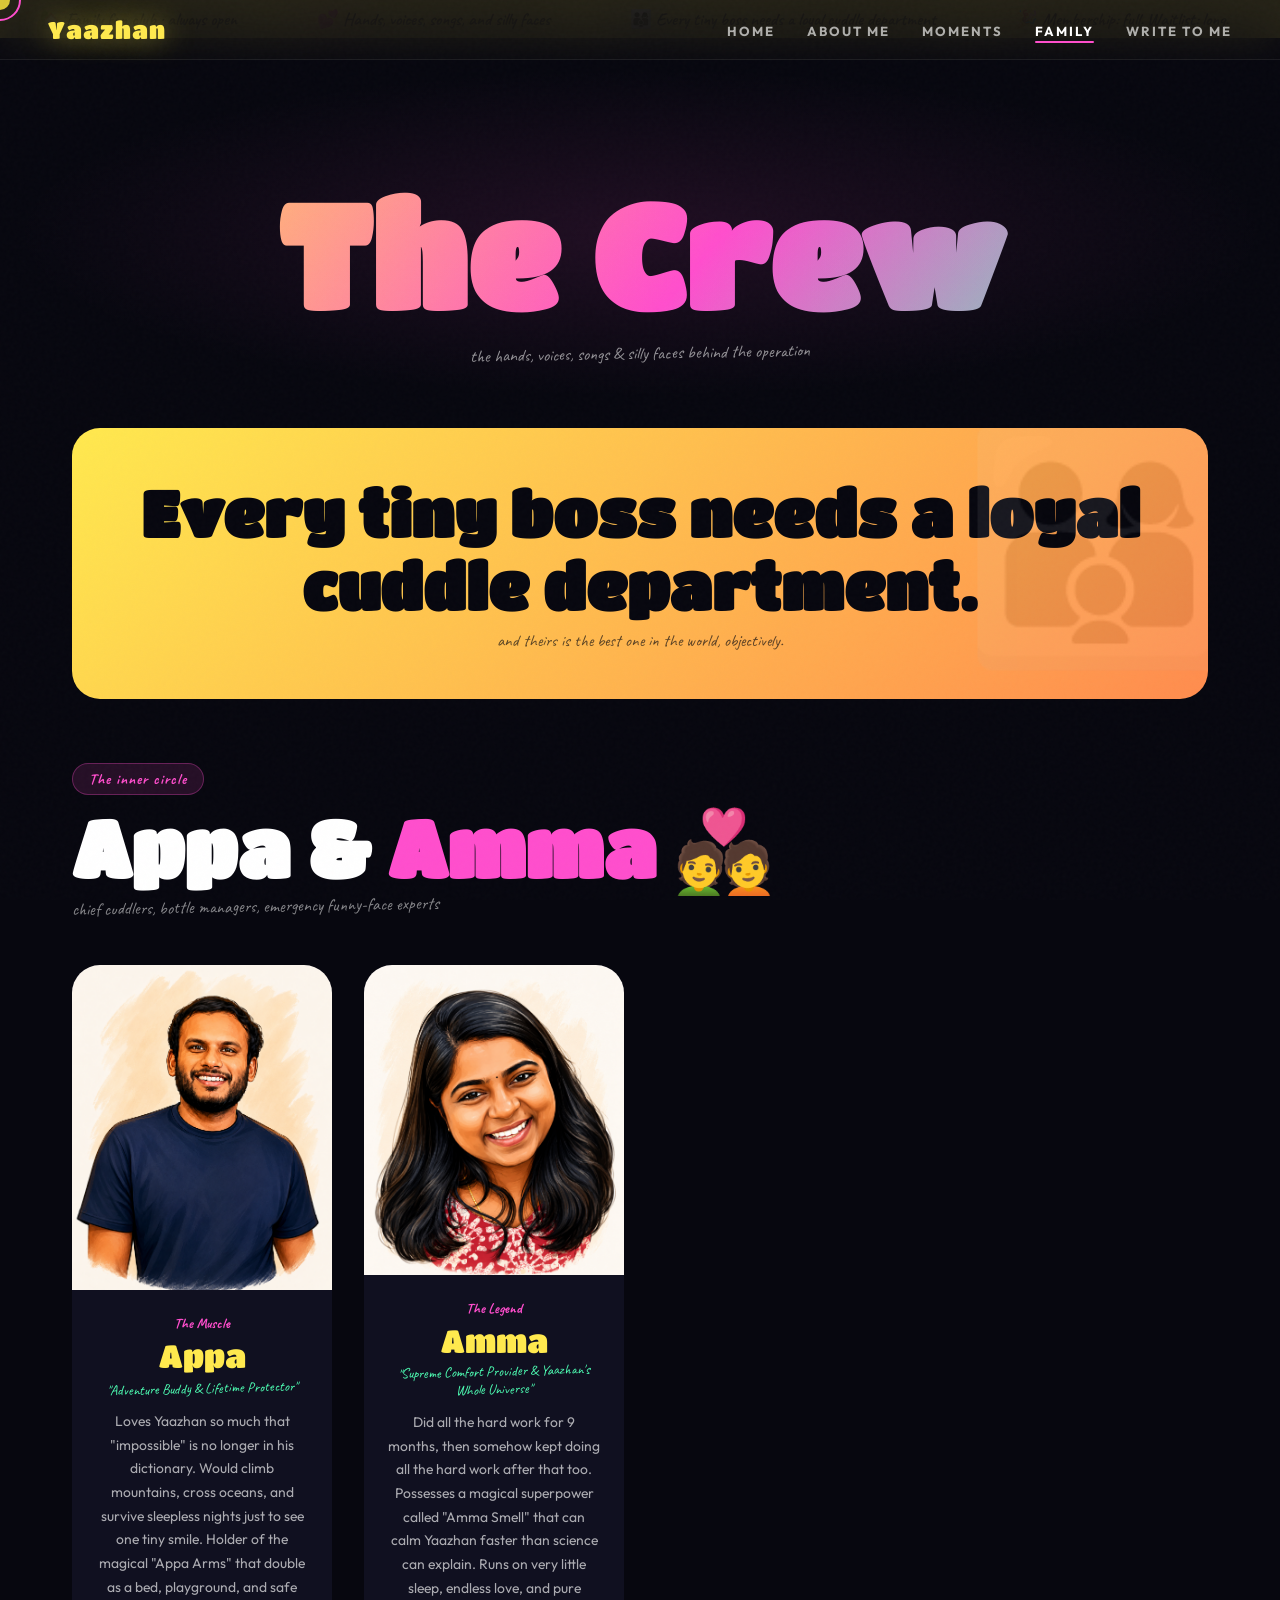
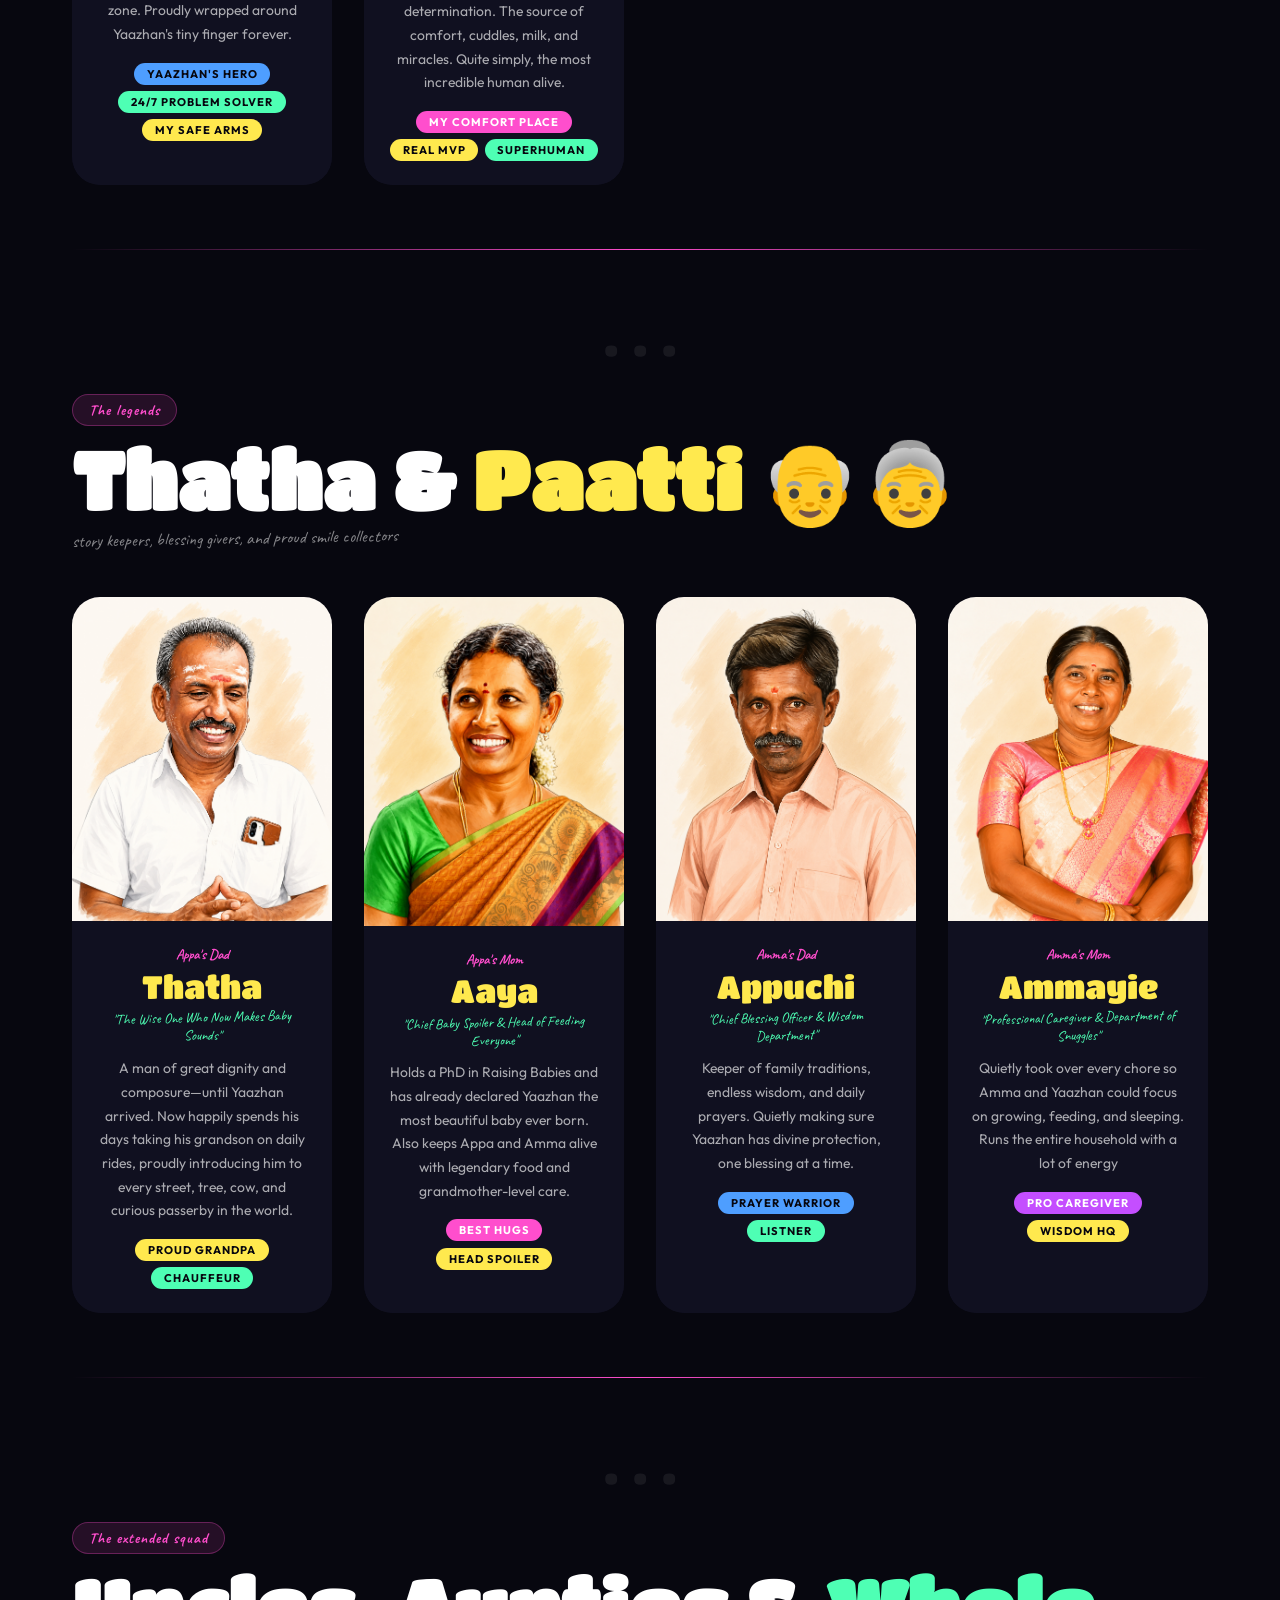
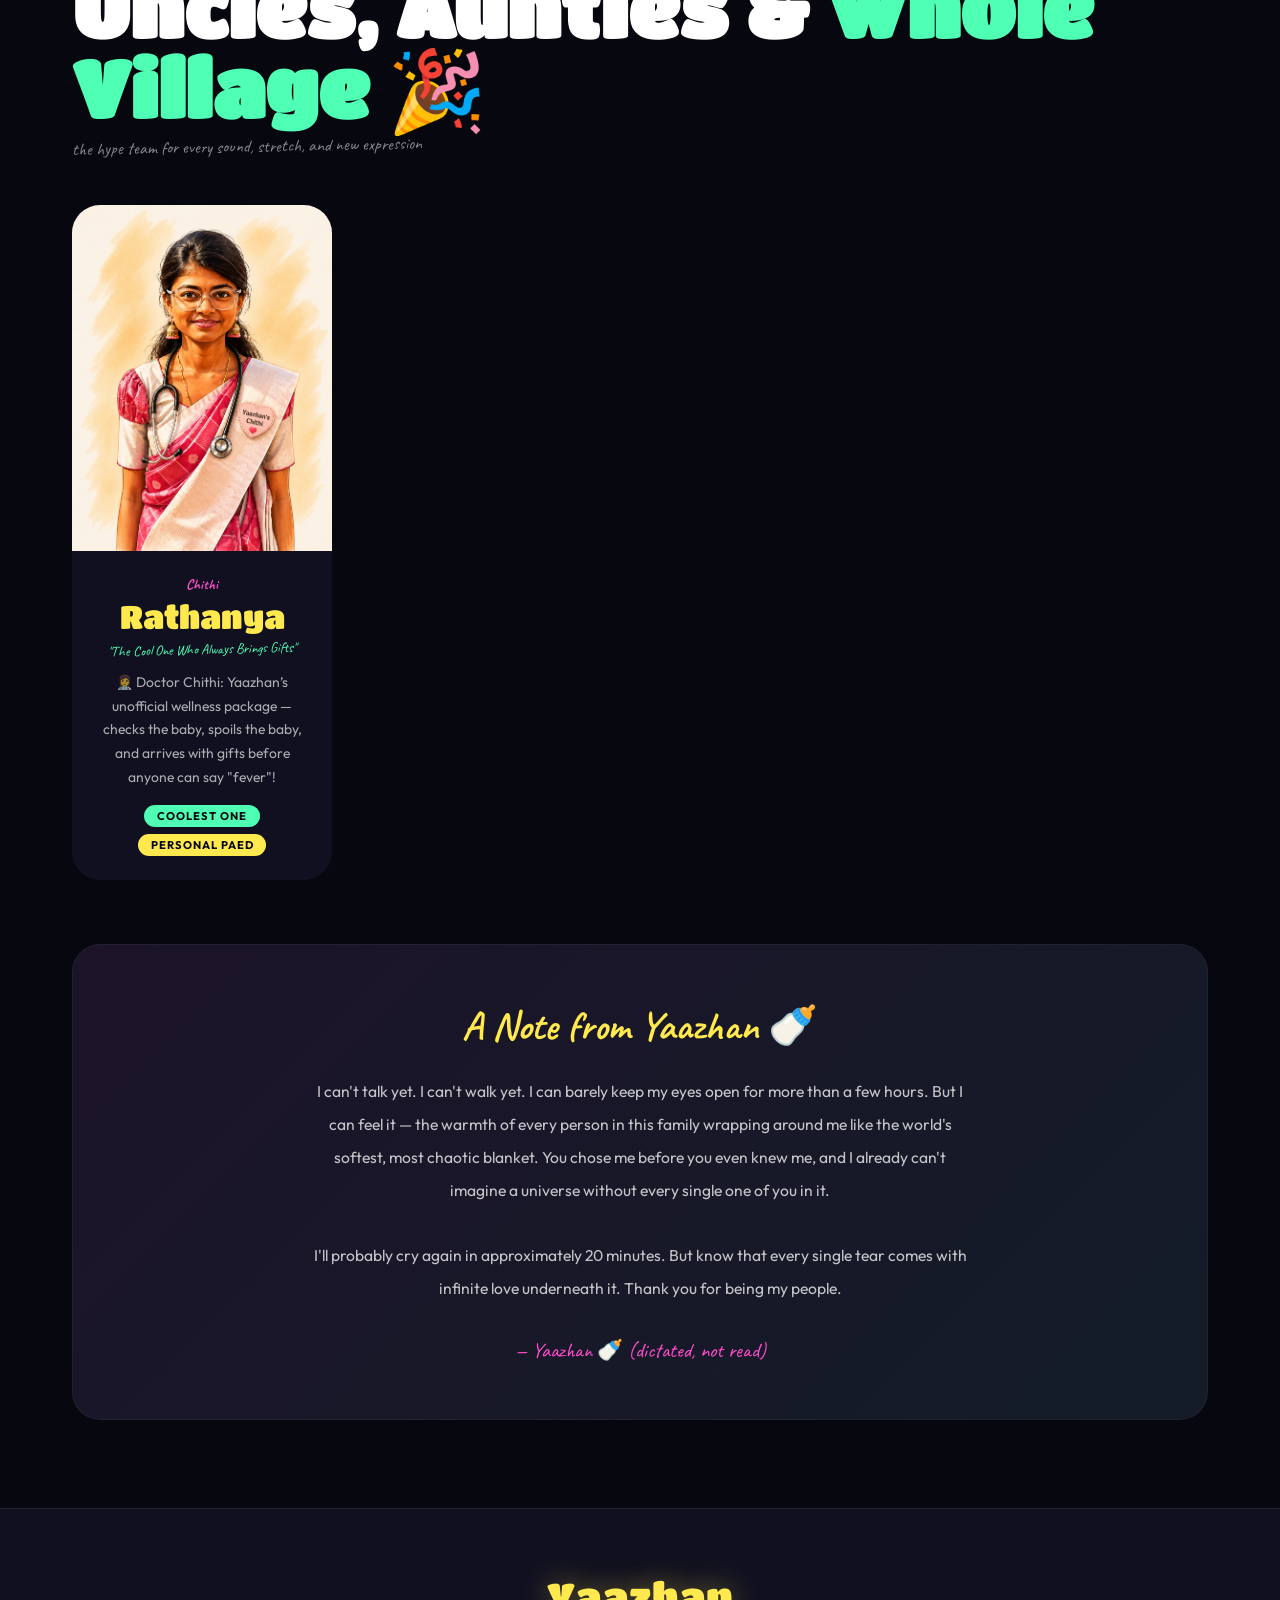
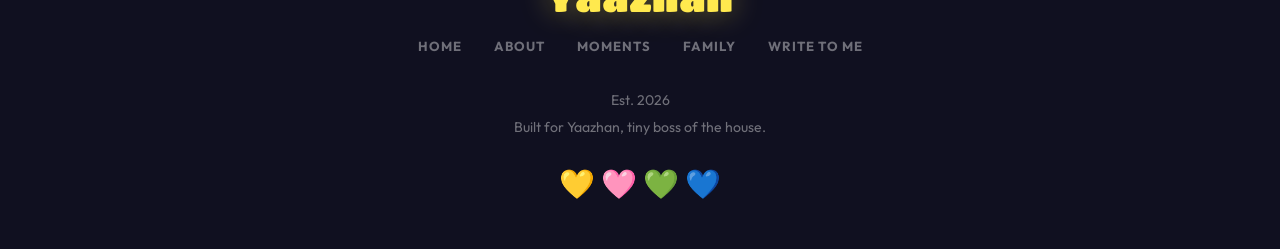
<file: family.html>
<!DOCTYPE html>
<html lang="en">
<head>
  <!-- Google tag (gtag.js) -->
<script async src="https://www.googletagmanager.com/gtag/js?id=G-FYT7M4H5XP"></script>
<script>
  window.dataLayer = window.dataLayer || [];
  function gtag(){dataLayer.push(arguments);}
  gtag('js', new Date());

  gtag('config', 'G-FYT7M4H5XP');
</script>
  <meta charset="UTF-8" />
  <meta name="viewport" content="width=device-width, initial-scale=1.0" />
  <title>Family | Yaazhan</title>
  <meta name="description" content="Meet the crew behind the cuddles — the hands, voices, songs, and silly faces keeping Yaazhan's tiny kingdom running." />
  <link rel="stylesheet" href="style.css" />
  <link rel="icon" href="data:image/svg+xml,<svg xmlns='http://www.w3.org/2000/svg' viewBox='0 0 100 100'><text y='.9em' font-size='90'>🍼</text></svg>" />
  <style>
    .fam-divider {
      text-align:center; padding:3rem 0 1rem;
      font-family:var(--font-display); font-size:clamp(2rem,5vw,3.5rem); color:var(--border);
    }
    .love-note {
      background:var(--card-bg); border:1px solid var(--border);
      border-radius:28px; padding:3.5rem; text-align:center;
      margin-top:4rem; position:relative; overflow:hidden;
    }
    .love-note::before {
      content:''; position:absolute; inset:0;
      background:linear-gradient(135deg,rgba(255,78,205,0.05),rgba(78,255,180,0.05));
    }
    .love-note > * { position:relative; }
    .love-note h2 { font-family:var(--font-hand); font-size:clamp(1.5rem,4vw,2.5rem); color:var(--yellow); margin-bottom:1.5rem; }
    .love-note p { font-size:0.98rem; line-height:2.1; opacity:0.75; max-width:660px; margin:0 auto; }
    .love-note .sig { font-family:var(--font-hand); font-size:1.3rem; color:var(--pink); margin-top:2rem; display:block; }
  </style>
</head>
<body data-page="family">

  <div class="noise"></div>
  <div class="cursor"></div>
  <div class="cursor-trail"></div>

  <nav>
    <a href="index.html" class="nav-logo">Yaazhan</a>
    <ul class="nav-links">
      <li><a href="index.html">Home</a></li>
      <li><a href="about.html">About Me</a></li>
      <li><a href="moments.html">Moments</a></li>
      <li><a href="family.html" class="active">Family</a></li>
      <li><a href="contact.html">Write to Me</a></li>
    </ul>
    <button class="nav-menu-btn" aria-label="Menu">☰</button>
  </nav>

  <div class="marquee-bar">
    <div class="marquee-track">
      <span>🏡 Family fan club · always open</span>
      <span>💕 Hands, voices, songs, and silly faces</span>
      <span>👨‍👩‍👦 Every tiny boss needs a loyal cuddle department</span>
      <span>🎉 Membership: full. Waitlist: long.</span>
      <span>🏡 Family fan club · always open</span>
      <span>💕 Hands, voices, songs, and silly faces</span>
      <span>👨‍👩‍👦 Every tiny boss needs a loyal cuddle department</span>
      <span>🎉 Membership: full. Waitlist: long.</span>
    </div>
  </div>

  <div class="page-hero">
    <h1>The Crew</h1>
    <p>the hands, voices, songs &amp; silly faces behind the operation</p>
  </div>

  <section class="section" style="padding-top:0;">

    <!-- Intro strip -->
    <div style="background:linear-gradient(135deg,var(--yellow),var(--orange)); color:var(--bg); border-radius:28px; padding:3rem; text-align:center; margin-bottom:4rem; position:relative; overflow:hidden;" class="anim">
      <div style="position:absolute;top:0;right:-2rem;bottom:-2rem;font-size:14rem;opacity:0.08;line-height:1;">👨‍👩‍👦</div>
      <h2 style="font-family:var(--font-display); font-size:clamp(2rem,6vw,4rem); margin-bottom:0.5rem;">Every tiny boss needs a loyal cuddle department.</h2>
      <p style="font-family:var(--font-hand); font-size:1.05rem; opacity:0.65;">and theirs is the best one in the world, objectively.</p>
    </div>

    <!-- ====== PARENTS ====== -->
    <div class="section-label">The inner circle</div>
    <h2 class="section-title">Appa & <span style="color:var(--pink)">Amma</span> 💑</h2>
    <p class="section-sub">chief cuddlers, bottle managers, emergency funny-face experts</p>

    <div class="family-grid" style="margin-bottom:4rem;">

       <div class="fam-card anim">
  <div class="fam-photo gb-9">
    <img src="images/image20.png" alt="Appa">
  </div>
        <div class="fam-body">
          <div class="fam-role">The Muscle</div>
          <div class="fam-name">Appa</div>
          <div class="fam-title">"Adventure Buddy & Lifetime Protector"</div>
          <p class="fam-desc">Loves Yaazhan so much that "impossible" is no longer in his dictionary. Would climb mountains, cross oceans, and survive sleepless nights just to see one tiny smile. Holder of the magical "Appa Arms" that double as a bed, playground, and safe zone. Proudly wrapped around Yaazhan's tiny finger forever.</p>
          <div class="fam-tags">
            <span class="badge badge-b">Yaazhan's Hero</span>
            <span class="badge badge-m">24/7 problem solver</span>
            <span class="badge badge-y">My Safe Arms</span>
          </div>
        </div>
      </div>

     <div class="fam-card anim">
  <div class="fam-photo gb-9">
    <img src="images/image19.png" alt="Amma">
  </div>

        <div class="fam-body">
          <div class="fam-role">The Legend</div>
          <div class="fam-name">Amma</div>
          <div class="fam-title">"Supreme Comfort Provider & Yaazhan's Whole Universe"</div>
          <p class="fam-desc">Did all the hard work for 9 months, then somehow kept doing all the hard work after that too. Possesses a magical superpower called "Amma Smell" that can calm Yaazhan faster than science can explain. Runs on very little sleep, endless love, and pure determination. The source of comfort, cuddles, milk, and miracles. Quite simply, the most incredible human alive.</p>
          <div class="fam-tags">
            <span class="badge badge-p">My Comfort Place</span>
            <span class="badge badge-y">Real MVP</span>
            <span class="badge badge-m">Superhuman</span>
          </div>
        </div>
      </div>

    </div>

    <div class="glow-divider" style="margin-bottom:1rem;"></div>
    <div class="fam-divider">· · ·</div>

    <!-- ====== GRANDPARENTS ====== -->
    <div class="section-label">The legends</div>
    <h2 class="section-title">Thatha & <span style="color:var(--yellow)">Paatti</span> 👴👵</h2>
    <p class="section-sub">story keepers, blessing givers, and proud smile collectors</p>

    <div class="family-grid" style="margin-bottom:4rem;">

    <div class="fam-card anim">
  <div class="fam-photo gb-9">
    <img src="images/image22.png" alt="Thatha">
  </div>
        <div class="fam-body">
          <div class="fam-role">Appa's Dad</div>
          <div class="fam-name">Thatha</div>
          <div class="fam-title">"The Wise One Who Now Makes Baby Sounds"</div>
          <p class="fam-desc">A man of great dignity and composure—until Yaazhan arrived. Now happily spends his days taking his grandson on daily rides, proudly introducing him to every street, tree, cow, and curious passerby in the world.</p>
          <div class="fam-tags">
            <span class="badge badge-y">Proud Grandpa</span>
            <span class="badge badge-m">Chauffeur</span>
          </div>
        </div>
      </div>

    <div class="fam-card anim">
  <div class="fam-photo gb-9">
    <img src="images/image21.png" alt="Amma">
  </div>
        <div class="fam-body">
          <div class="fam-role">Appa's Mom</div>
          <div class="fam-name">Aaya</div>
          <div class="fam-title">"Chief Baby Spoiler & Head of Feeding Everyone"</div>
          <p class="fam-desc">Holds a PhD in Raising Babies and has already declared Yaazhan the most beautiful baby ever born. Also keeps Appa and Amma alive with legendary food and grandmother-level care.</p>
          <div class="fam-tags">
            <span class="badge badge-p">Best Hugs</span>
            <span class="badge badge-y">Head Spoiler</span>
          </div>
        </div>
      </div>
    <div class="fam-card anim">
  <div class="fam-photo gb-9">
    <img src="images/image24.png" alt="Appuchi">
  </div>
        <div class="fam-body">
          <div class="fam-role">Amma's Dad</div>
          <div class="fam-name">Appuchi</div>
          <div class="fam-title">"Chief Blessing Officer & Wisdom Department"</div>
          <p class="fam-desc">Keeper of family traditions, endless wisdom, and daily prayers. Quietly making sure Yaazhan has divine protection, one blessing at a time.</p>
          <div class="fam-tags">
            <span class="badge badge-b">Prayer Warrior</span>
            <span class="badge badge-m">Listner</span>
          </div>
        </div>
      </div>

    <div class="fam-card anim">
  <div class="fam-photo gb-9">
    <img src="images/image23.png" alt="Ammayie">
  </div>
        <div class="fam-body">
          <div class="fam-role">Amma's Mom</div>
          <div class="fam-name">Ammayie</div>
          <div class="fam-title">"Professional Caregiver & Department of Snuggles"</div>
          <p class="fam-desc">Quietly took over every chore so Amma and Yaazhan could focus on growing, feeding, and sleeping. Runs the entire household with a lot of energy</p>
          <div class="fam-tags">
            <span class="badge badge-pr">Pro Caregiver</span>
            <span class="badge badge-y">Wisdom HQ</span>
          </div>
        </div>
      </div>

    </div>

    <div class="glow-divider" style="margin-bottom:1rem;"></div>
    <div class="fam-divider">· · ·</div>

    <!-- ====== EXTENDED ====== -->
    <div class="section-label">The extended squad</div>
    <h2 class="section-title">Uncles, Aunties & <span style="color:var(--mint)">Whole Village</span> 🎉</h2>
    <p class="section-sub">the hype team for every sound, stretch, and new expression</p>

    <div class="family-grid" style="margin-bottom:2rem;">

<div class="fam-card anim">
  <div class="fam-photo gb-9">
    <img src="images/image18.png" alt="Dr. Rathanya">
  </div>

  <div class="fam-body">
    <div class="fam-role">Chithi</div>
    <div class="fam-name">Rathanya</div>
    <div class="fam-title">"The Cool One Who Always Brings Gifts"</div>
    <p class="fam-desc">
      👩‍⚕️ Doctor Chithi: Yaazhan’s unofficial wellness package — checks the baby, spoils the baby, and arrives with gifts before anyone can say "fever"!
    </p>

    <div class="fam-tags">
      <span class="badge badge-m">Coolest One</span>
      <span class="badge badge-y">Personal Paed</span>
    </div>
  </div>
</div>

    

    </div>

    <!-- Love note from Yaazhan -->
    <div class="love-note anim">
      <h2>A Note from Yaazhan 🍼</h2>
      <p>
        I can't talk yet. I can't walk yet. I can barely keep my eyes open for more than a few hours.
        But I can feel it — the warmth of every person in this family wrapping around me like the world's
        softest, most chaotic blanket. You chose me before you even knew me, and I already can't imagine
        a universe without every single one of you in it.
        <br /><br />
        I'll probably cry again in approximately 20 minutes. But know that every single tear comes with
        infinite love underneath it. Thank you for being my people.
      </p>
      <span class="sig">— Yaazhan 🍼 (dictated, not read)</span>
    </div>

  </section>

  <footer>
    <div class="footer-logo">Yaazhan</div>
    <ul class="footer-links">
      <li><a href="index.html">Home</a></li>
      <li><a href="about.html">About</a></li>
      <li><a href="moments.html">Moments</a></li>
      <li><a href="family.html">Family</a></li>
      <li><a href="contact.html">Write to Me</a></li>
    </ul>
    <p class="footer-text">Est. 2026 <br />Built for Yaazhan, tiny boss of the house.</p>
    <div class="footer-hearts">💛 🩷 💚 💙</div>
  </footer>

  <script src="script.js"></script>
</body>
</html>
</file>
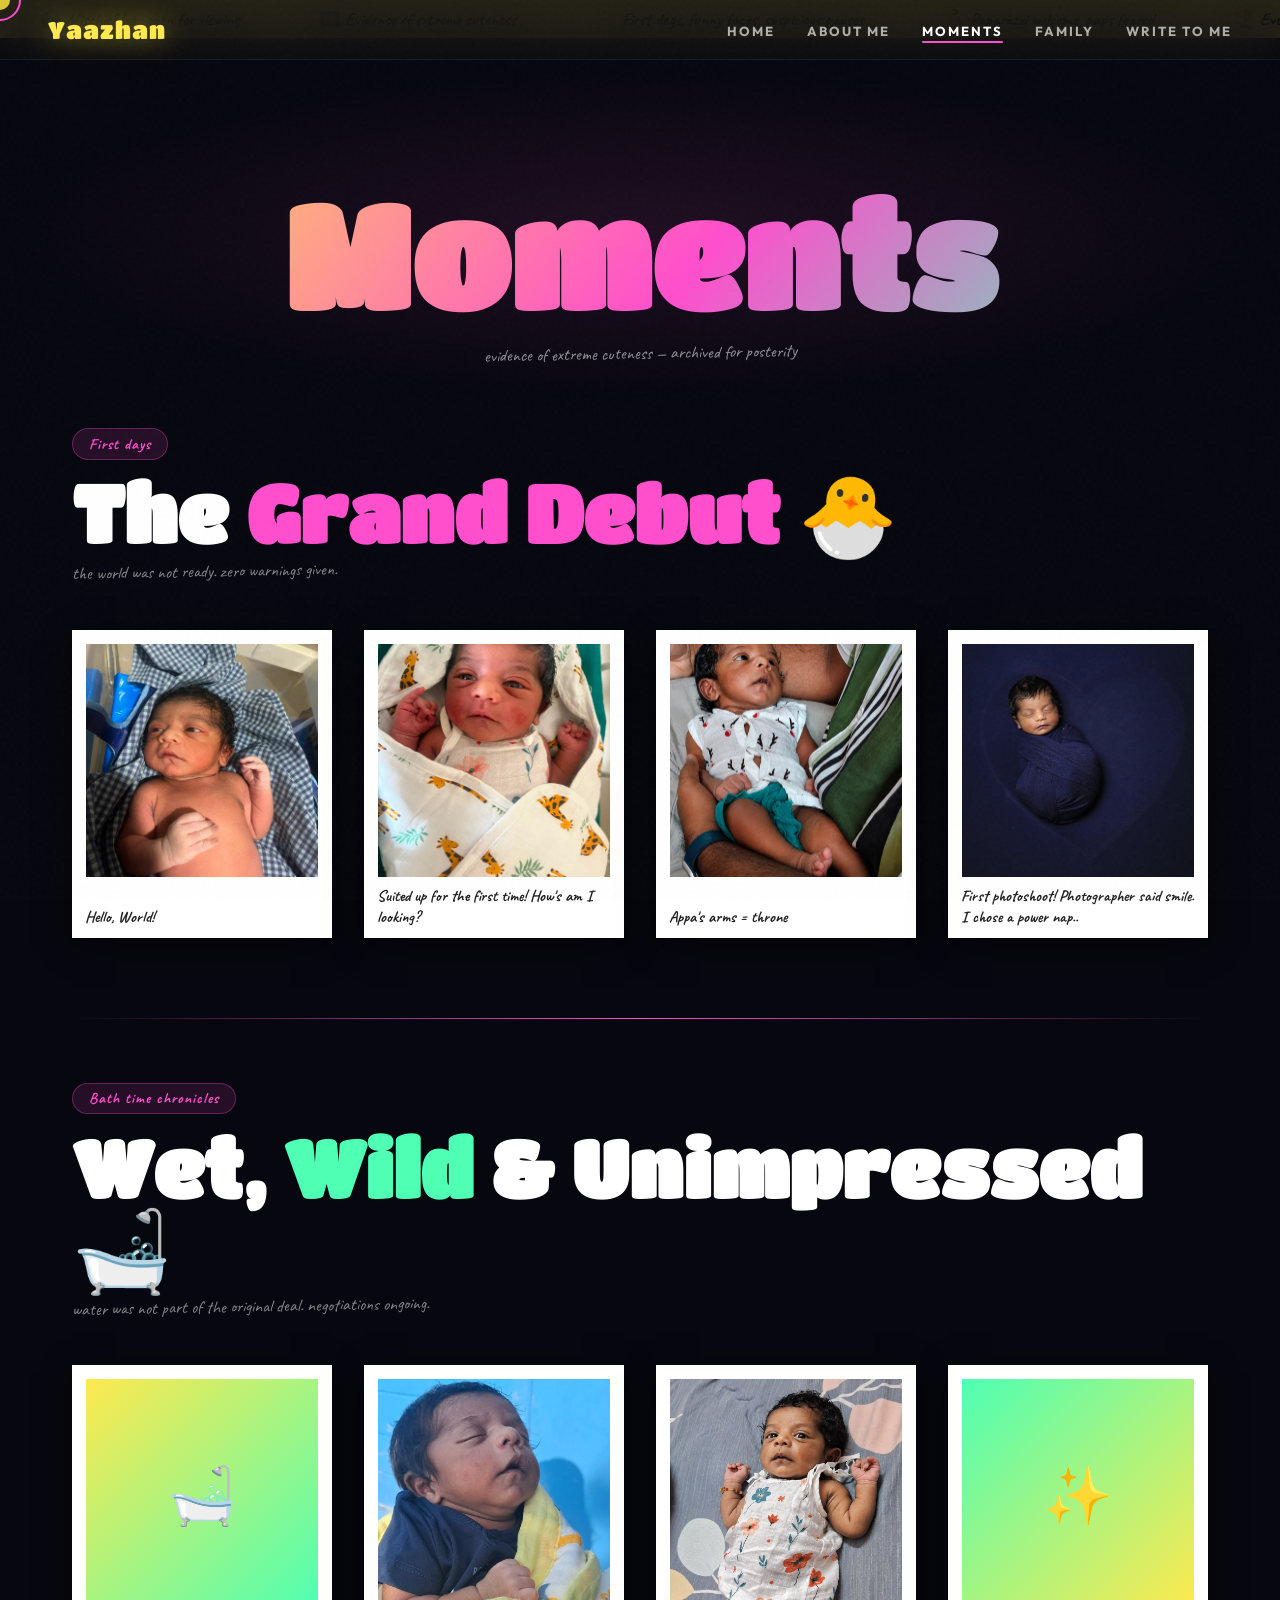
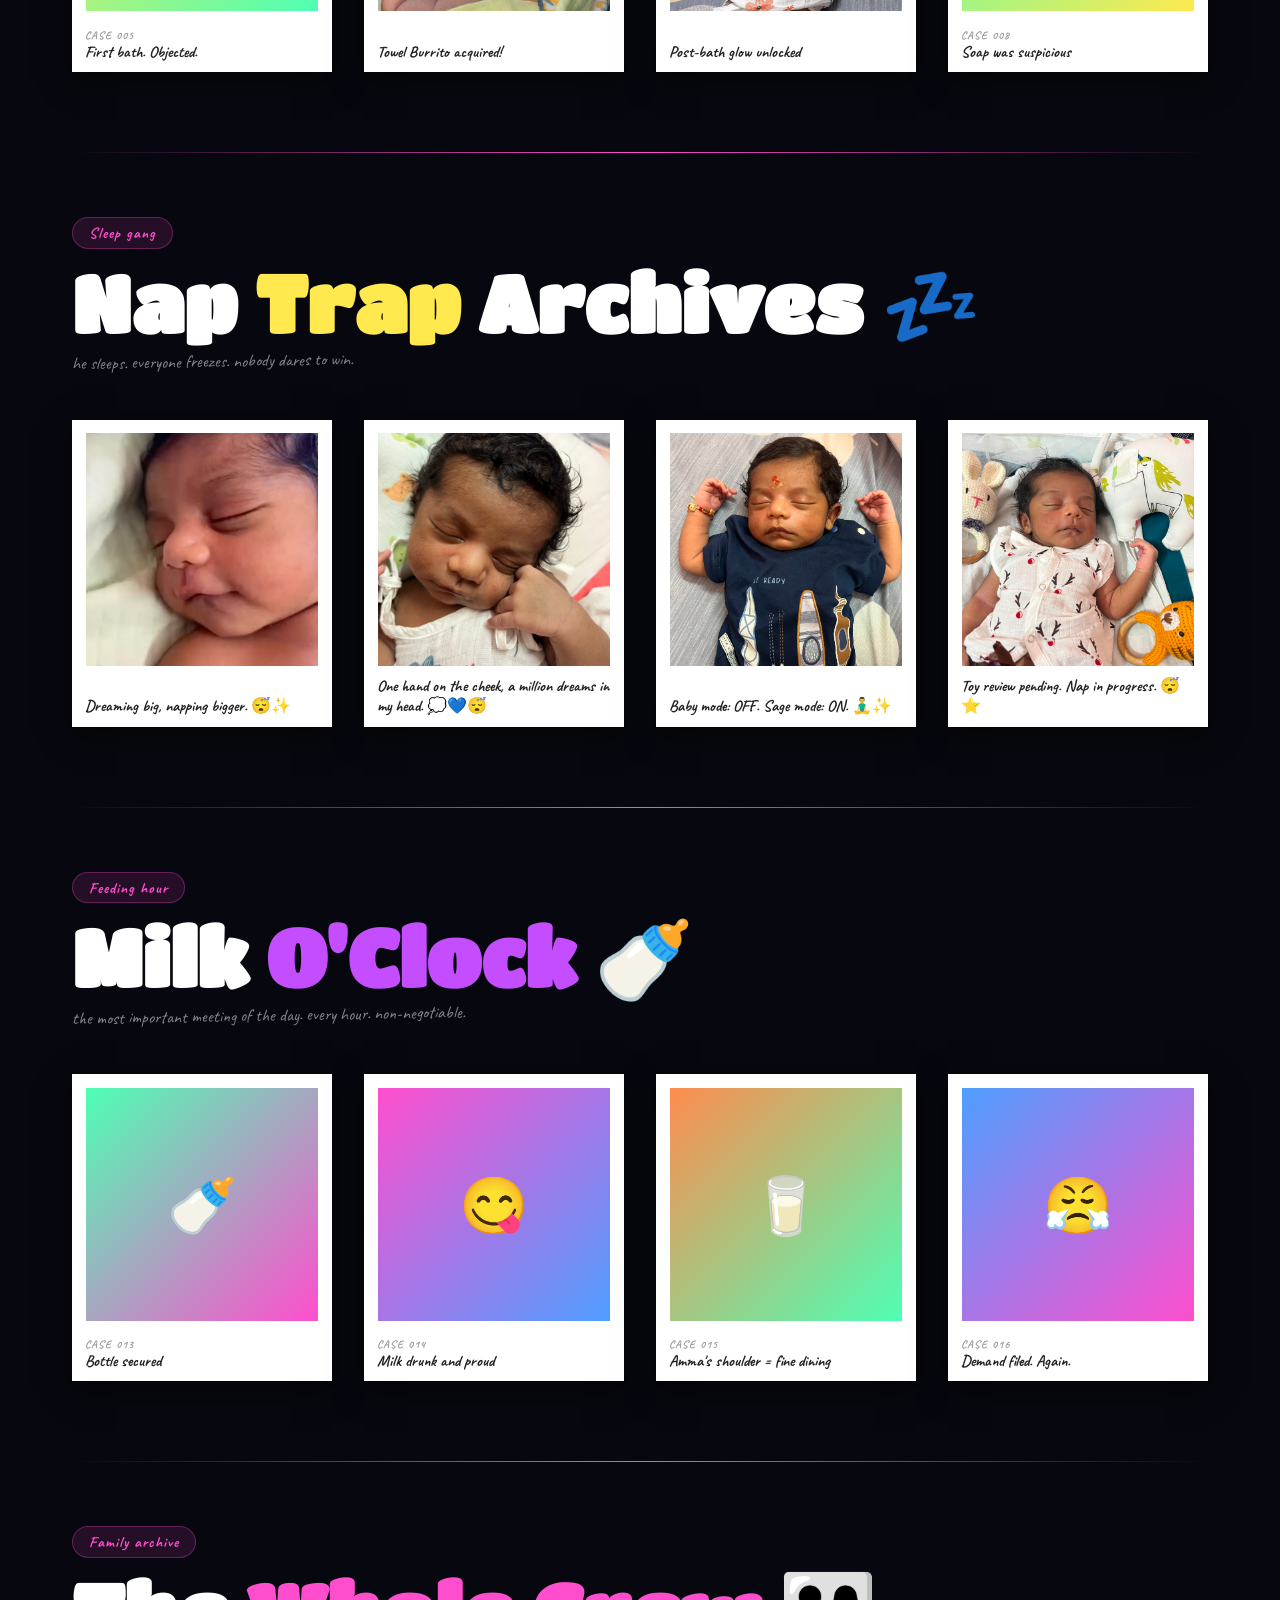
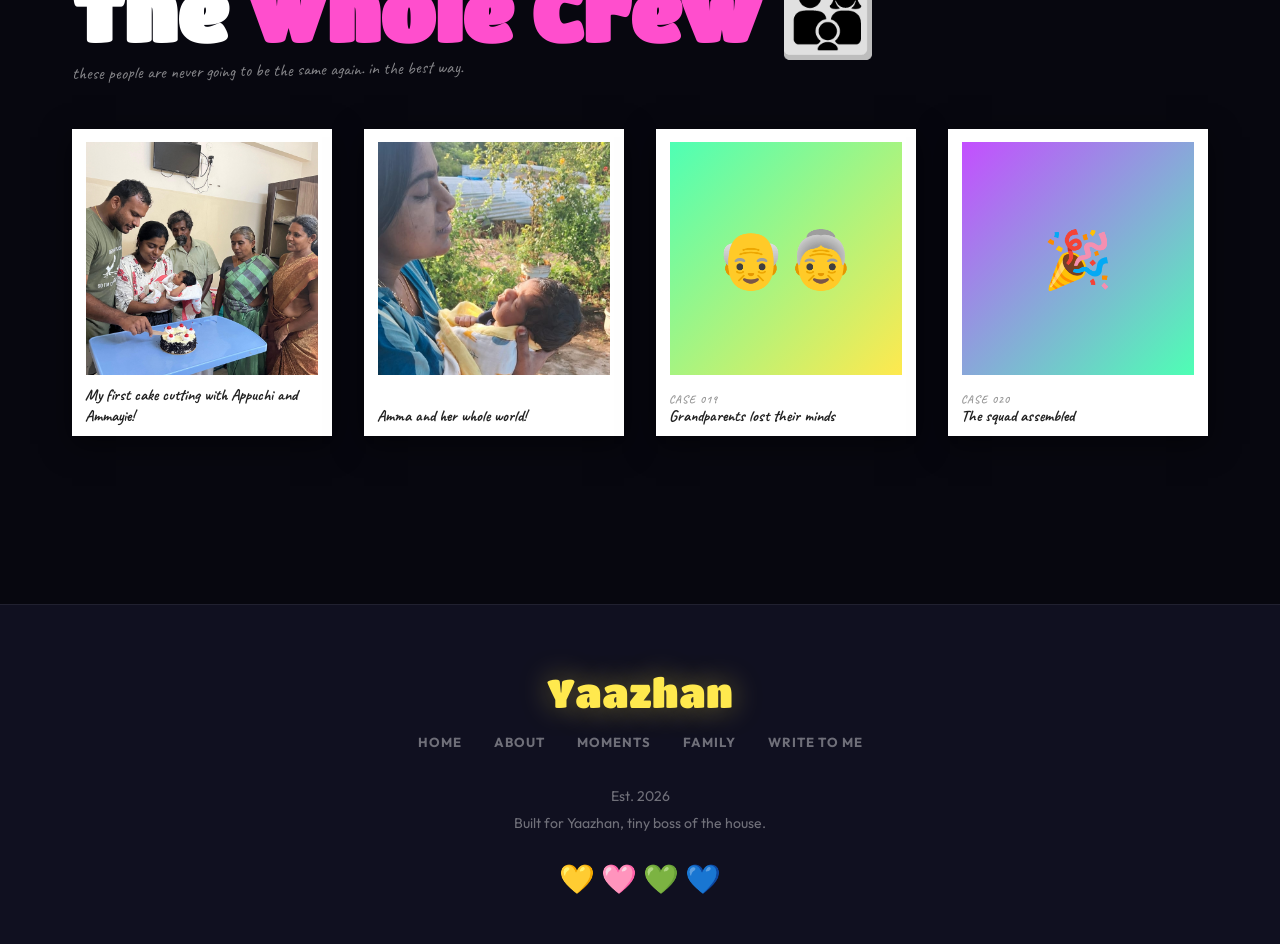
<file: moments.html>
<!DOCTYPE html>
<html lang="en">
<head>
  <!-- Google tag (gtag.js) -->
<script async src="https://www.googletagmanager.com/gtag/js?id=G-FYT7M4H5XP"></script>
<script>
  window.dataLayer = window.dataLayer || [];
  function gtag(){dataLayer.push(arguments);}
  gtag('js', new Date());

  gtag('config', 'G-FYT7M4H5XP');
</script>
  <meta charset="UTF-8" />
  <meta name="viewport" content="width=device-width, initial-scale=1.0" />
  <title>Moments | Yaazhan</title>
  <meta name="description" content="A colourful gallery for Yaazhan's faces, yawns, naps, and tiny stunts everyone keeps talking about." />
  <link rel="stylesheet" href="style.css" />
  <link rel="icon" href="data:image/svg+xml,<svg xmlns='http://www.w3.org/2000/svg' viewBox='0 0 100 100'><text y='.9em' font-size='90'>🍼</text></svg>" />
  <style>
    .moments-instructions {
      background:linear-gradient(135deg,rgba(78,255,180,0.08),rgba(78,159,255,0.08));
      border:1px solid rgba(78,255,180,0.2); border-radius:20px;
      padding:1.5rem 2rem; margin-bottom:3rem;
      display:flex; gap:1rem; align-items:flex-start;
    }
    .moments-instructions p { font-size:0.88rem; line-height:1.7; opacity:0.75; }
    .moments-instructions strong { color:var(--mint); }
    code { background:rgba(255,255,255,0.08); padding:0.1rem 0.4rem; border-radius:4px; font-size:0.82rem; }
  </style>
</head>
<body data-page="moments">

  <div class="noise"></div>
  <div class="cursor"></div>
  <div class="cursor-trail"></div>

  <nav>
    <a href="index.html" class="nav-logo">Yaazhan</a>
    <ul class="nav-links">
      <li><a href="index.html">Home</a></li>
      <li><a href="about.html">About Me</a></li>
      <li><a href="moments.html" class="active">Moments</a></li>
      <li><a href="family.html">Family</a></li>
      <li><a href="contact.html">Write to Me</a></li>
    </ul>
    <button class="nav-menu-btn" aria-label="Menu">☰</button>
  </nav>

  <div class="marquee-bar">
    <div class="marquee-track">
      <span>📸 Mischief log · open for viewing</span>
      <span>🎞️ Evidence of extreme cuteness</span>
      <span>✨ First days, funny faces, suspicious pauses</span>
      <span>👶 Paparazzi welcome, paps feared</span>
      <span>🏆 Every second is a memory</span>
      <span>📸 Mischief log · open for viewing</span>
      <span>🎞️ Evidence of extreme cuteness</span>
      <span>✨ First days, funny faces, suspicious pauses</span>
      <span>👶 Paparazzi welcome, paps feared</span>
      <span>🏆 Every second is a memory</span>
    </div>
  </div>

  <div class="page-hero">
    <h1>Moments</h1>
    <p>evidence of extreme cuteness — archived for posterity</p>
  </div>

  <section class="section" style="padding-top:0;">


    <!-- ====== SECTION 1: FIRST DAYS ====== -->
    <div class="section-label">First days</div>
    <h2 class="section-title">The <span style="color:var(--pink)">Grand Debut</span> 🐣</h2>
    <p class="section-sub">the world was not ready. zero warnings given.</p>

   <div class="photo-grid" style="margin-bottom:5rem;">

  <div class="photo-slot anim" style="--r:-5deg;">
    <div class="photo-slot-inner gb-1">
      <img src="images/image5.jpeg" alt="First Photo">
    </div>
    <div class="photo-slot-caption">
      <div class="ps-title">Hello, World!</div>
    </div>
  </div>

  <div class="photo-slot anim" style="--r:3deg;">
    <div class="photo-slot-inner gb-2">
      <img src="images/image6.jpeg" alt="First Nap">
    </div>
    <div class="photo-slot-caption">
      <div class="ps-title">Suited up for the first time! How's am I looking?</div>
    </div>
  </div>

  <div class="photo-slot anim" style="--r:-2deg;">
    <div class="photo-slot-inner gb-3">
      <img src="images/image7.png" alt="Appa's Arms">
    </div>
    <div class="photo-slot-caption">
      <div class="ps-title">Appa's arms = throne</div>
    </div>
  </div>

  <div class="photo-slot anim" style="--r:5deg;">
    <div class="photo-slot-inner gb-4">
      <img src="images/image9.jpeg" alt="First Photoshoot">
    </div>
    <div class="photo-slot-caption">
      <div class="ps-title">First photoshoot! Photographer said smile. I chose a power nap..</div>
    </div>
  </div>

</div>

    <div class="glow-divider" style="margin-bottom:4rem;"></div>

    <!-- ====== SECTION 2: BATH TIME ====== -->
    <div class="section-label">Bath time chronicles</div>
    <h2 class="section-title">Wet, <span style="color:var(--mint)">Wild</span> & Unimpressed 🛁</h2>
    <p class="section-sub">water was not part of the original deal. negotiations ongoing.</p>

    <div class="photo-grid" style="margin-bottom:5rem;">
      <div class="photo-slot anim" style="--r:-3deg;">
        <div class="photo-slot-inner gb-5">🛁</div>
        <div class="photo-slot-caption"><div class="ps-case">Case 005</div><div class="ps-title">First bath. Objected.</div></div>
      </div>
      <div class="photo-slot anim" style="--r:5deg;">
    <div class="photo-slot-inner gb-4">
      <img src="images/image12.jpeg" alt="Funny sleeping">
    </div>
    <div class="photo-slot-caption">
      <div class="ps-title">Towel Burrito acquired!</div>
    </div>
  </div>

     <div class="photo-slot anim" style="--r:5deg;">
    <div class="photo-slot-inner gb-4">
      <img src="images/image15.png" alt="Post-bath glow">
    </div>
    <div class="photo-slot-caption">
      <div class="ps-title">Post-bath glow unlocked</div>
    </div>
  </div>

  
      <div class="photo-slot anim" style="--r:2deg;">
        <div class="photo-slot-inner gb-8">✨</div>
        <div class="photo-slot-caption"><div class="ps-case">Case 008</div><div class="ps-title">Soap was suspicious</div></div>
      </div>
    </div>

    <div class="glow-divider" style="margin-bottom:4rem;"></div>

    <!-- ====== SECTION 3: SLEEP GANG ====== -->
    <div class="section-label">Sleep gang</div>
    <h2 class="section-title">Nap <span style="color:var(--yellow)">Trap</span> Archives 💤</h2>
    <p class="section-sub">he sleeps. everyone freezes. nobody dares to win.</p>

    <div class="photo-grid" style="margin-bottom:5rem;">

  <div class="photo-slot anim" style="--r:-5deg;">
    <div class="photo-slot-inner gb-1">
      <img src="images/image8.png" alt="Yaazhan smiling">
    </div>
    <div class="photo-slot-caption">
      <div class="ps-title">Dreaming big, napping bigger. 😴✨</div>
    </div>
  </div>

  <div class="photo-slot anim" style="--r:3deg;">
    <div class="photo-slot-inner gb-2">
      <img src="images/image2.jpeg" alt="Posing while sleeping">
    </div>
    <div class="photo-slot-caption">
      <div class="ps-title">One hand on the cheek, a million dreams in my head. 💭💙😴</div>
    </div>
  </div>

  <div class="photo-slot anim" style="--r:-2deg;">
    <div class="photo-slot-inner gb-3">
      <img src="images/image10.jpeg" alt="God Mode">
    </div>
    <div class="photo-slot-caption">
      <div class="ps-title">Baby mode: OFF. Sage mode: ON. 🧘‍♂️✨</div>
    </div>
  </div>

  <div class="photo-slot anim" style="--r:5deg;">
    <div class="photo-slot-inner gb-4">
      <img src="images/image11.jpeg" alt="Yaazhan with toys">
    </div>
    <div class="photo-slot-caption">
      <div class="ps-title">Toy review pending. Nap in progress. 😴⭐</div>
    </div>
  </div>

</div>

    <div class="glow-divider" style="margin-bottom:4rem;"></div>

    <!-- ====== SECTION 4: FEEDING TIME ====== -->
    <div class="section-label">Feeding hour</div>
    <h2 class="section-title">Milk <span style="color:var(--purple)">O'Clock</span> 🍼</h2>
    <p class="section-sub">the most important meeting of the day. every hour. non-negotiable.</p>

    <div class="photo-grid" style="margin-bottom:5rem;">
      <div class="photo-slot anim" style="--r:-2deg;">
        <div class="photo-slot-inner gb-13">🍼</div>
        <div class="photo-slot-caption"><div class="ps-case">Case 013</div><div class="ps-title">Bottle secured</div></div>
      </div>
      <div class="photo-slot anim" style="--r:5deg;">
        <div class="photo-slot-inner gb-14">😋</div>
        <div class="photo-slot-caption"><div class="ps-case">Case 014</div><div class="ps-title">Milk drunk and proud</div></div>
      </div>
      <div class="photo-slot anim" style="--r:-4deg;">
        <div class="photo-slot-inner gb-15">🥛</div>
        <div class="photo-slot-caption"><div class="ps-case">Case 015</div><div class="ps-title">Amma's shoulder = fine dining</div></div>
      </div>
      <div class="photo-slot anim" style="--r:3deg;">
        <div class="photo-slot-inner gb-16">😤</div>
        <div class="photo-slot-caption"><div class="ps-case">Case 016</div><div class="ps-title">Demand filed. Again.</div></div>
      </div>
    </div>

    <div class="glow-divider" style="margin-bottom:4rem;"></div>

    <!-- ====== SECTION 5: FAMILY MOMENTS ====== -->
    <div class="section-label">Family archive</div>
    <h2 class="section-title">The <span style="color:var(--pink)">Whole Crew</span> 👨‍👩‍👦</h2>
    <p class="section-sub">these people are never going to be the same again. in the best way.</p>

    <div class="photo-grid" style="margin-bottom:5rem;">
      <div class="photo-slot anim" style="--r:-5deg;">
    <div class="photo-slot-inner gb-1">
      <img src="images/image14.jpeg" alt="Cake cutting">
    </div>
    <div class="photo-slot-caption">
      <div class="ps-title">My first cake cutting with Appuchi and Ammayie!</div>
    </div>
  </div>
      <div class="photo-slot anim" style="--r:-2deg;">
    <div class="photo-slot-inner gb-3">
      <img src="images/image13.jpeg" alt="Yaazhan's Amma">
    </div>
    <div class="photo-slot-caption">
      <div class="ps-title">Amma and her whole world!</div>
    </div>
  </div>
      <div class="photo-slot anim" style="--r:-5deg;">
        <div class="photo-slot-inner gb-8">👴👵</div>
        <div class="photo-slot-caption"><div class="ps-case">Case 019</div><div class="ps-title">Grandparents lost their minds</div></div>
      </div>
      <div class="photo-slot anim" style="--r:2deg;">
        <div class="photo-slot-inner gb-11">🎉</div>
        <div class="photo-slot-caption"><div class="ps-case">Case 020</div><div class="ps-title">The squad assembled</div></div>
      </div>
    </div>

  </section>

  <footer>
    <div class="footer-logo">Yaazhan</div>
    <ul class="footer-links">
      <li><a href="index.html">Home</a></li>
      <li><a href="about.html">About</a></li>
      <li><a href="moments.html">Moments</a></li>
      <li><a href="family.html">Family</a></li>
      <li><a href="contact.html">Write to Me</a></li>
    </ul>
    <p class="footer-text">Est. 2026 <br />Built for Yaazhan, tiny boss of the house.</p>
    <div class="footer-hearts">💛 🩷 💚 💙</div>
  </footer>

  <script src="script.js"></script>
</body>
</html>
</file>
<file: style.css>
@import url('https://fonts.googleapis.com/css2?family=Titan+One&family=Outfit:wght@400;500;600;700;800;900&family=Caveat:wght@400;600;700;800&display=swap');

:root {
  --bg:       #07070f;
  --yellow:   #FFE94E;
  --pink:     #FF4ECD;
  --mint:     #4EFFB4;
  --blue:     #4E9EFF;
  --orange:   #FF8C4E;
  --purple:   #C44EFF;
  --white:    #ffffff;
  --card-bg:  #101020;
  --card-bg2: #0c0c1a;
  --border:   rgba(255,255,255,0.07);
  --font-display: 'Titan One', cursive;
  --font-body:    'Outfit', sans-serif;
  --font-hand:    'Caveat', cursive;
}

* { margin:0; padding:0; box-sizing:border-box; }
html { scroll-behavior:smooth; }
body {
  background: var(--bg);
  color: var(--white);
  font-family: var(--font-body);
  overflow-x: hidden;
}

/* ====== SCROLLBAR ====== */
::-webkit-scrollbar { width:7px; }
::-webkit-scrollbar-track { background:var(--bg); }
::-webkit-scrollbar-thumb { background:linear-gradient(var(--pink),var(--purple)); border-radius:4px; }

/* ====== CURSOR ====== */
.cursor {
  width:20px; height:20px; background:var(--yellow);
  border-radius:50%; position:fixed; top:0; left:0;
  pointer-events:none; z-index:99999;
  transform:translate(-50%,-50%);
  mix-blend-mode:difference;
  transition:transform 0.05s;
}
.cursor-trail {
  width:42px; height:42px; border:2px solid var(--pink);
  border-radius:50%; position:fixed; top:0; left:0;
  pointer-events:none; z-index:99998;
  transform:translate(-50%,-50%);
  transition:left 0.12s ease, top 0.12s ease;
}

@media (hover:none), (pointer:coarse) {
  .cursor,
  .cursor-trail {
    display:none;
  }
}

/* ====== NAV ====== */
nav {
  position:fixed; top:0; width:100%; z-index:1000;
  padding:1rem 3rem;
  display:flex; justify-content:space-between; align-items:center;
  background:rgba(7,7,15,0.88);
  backdrop-filter:blur(24px);
  border-bottom:1px solid var(--border);
  transform:translateY(0);
  transition:transform 0.35s ease, background 0.3s ease, border-color 0.3s ease;
  will-change:transform;
}
nav.nav-hidden { transform:translateY(calc(-100% - 2px)); }
nav:hover,
nav:focus-within {
  transform:translateY(0);
}
.nav-logo {
  font-family:var(--font-display);
  font-size:1.5rem; color:var(--yellow);
  text-decoration:none; letter-spacing:1px;
  text-shadow:0 0 28px rgba(255,233,78,0.55);
}
.nav-links { display:flex; gap:2rem; list-style:none; }
.nav-links a {
  color:rgba(255,255,255,0.65); text-decoration:none;
  font-weight:700; font-size:0.82rem;
  letter-spacing:2px; text-transform:uppercase;
  position:relative; padding-bottom:4px;
  transition:color 0.3s;
}
.nav-links a::after {
  content:''; position:absolute; bottom:0; left:0;
  width:0; height:2px; background:var(--pink);
  transition:width 0.3s; border-radius:2px;
}
.nav-links a:hover, .nav-links a.active { color:var(--white); }
.nav-links a:hover::after, .nav-links a.active::after { width:100%; }
.nav-menu-btn { display:none; background:none; border:none; color:var(--yellow); font-size:1.5rem; cursor:pointer; }

/* ====== MARQUEE ====== */
.marquee-bar { background:var(--yellow); padding:0.5rem 0; overflow:hidden; white-space:nowrap; }
.marquee-track { display:inline-flex; animation:marquee 32s linear infinite; }
.marquee-track span { color:var(--bg); font-family:var(--font-hand); font-size:1.1rem; font-weight:700; padding:0 2.5rem; }
@keyframes marquee { from{transform:translateX(0)} to{transform:translateX(-50%)} }

/* ====== HERO ====== */
.hero {
  min-height:100vh;
  display:flex; flex-direction:column; align-items:center; justify-content:center;
  text-align:center; padding:8rem 2rem 5rem;
  position:relative; overflow:hidden;
}
.hero-bg-glow {
  position:absolute; inset:0; pointer-events:none;
  background:
    radial-gradient(ellipse 60% 60% at 20% 40%, rgba(255,78,205,0.15) 0%, transparent 70%),
    radial-gradient(ellipse 50% 50% at 80% 25%, rgba(78,159,255,0.14) 0%, transparent 70%),
    radial-gradient(ellipse 45% 45% at 55% 80%, rgba(78,255,180,0.1) 0%, transparent 70%);
}
.floating-emojis { position:absolute; inset:0; pointer-events:none; }
.emoji-float { position:absolute; user-select:none; will-change:transform; }
.hero-badge {
  display:inline-block; background:var(--pink); color:#fff;
  font-family:var(--font-hand); font-size:1rem; font-weight:700;
  letter-spacing:1px; padding:0.4rem 1.5rem; border-radius:100px;
  margin-bottom:1.8rem; animation:badgePop 2.8s ease-in-out infinite;
}
@keyframes badgePop { 0%,100%{transform:scale(1) rotate(-1deg)} 50%{transform:scale(1.07) rotate(1deg)} }

.hero-name {
  font-family:var(--font-display);
  font-size:clamp(5rem, 22vw, 17rem);
  line-height:0.85; letter-spacing:-0.01em;
  background:linear-gradient(130deg, var(--yellow) 0%, var(--pink) 45%, var(--mint) 100%);
  -webkit-background-clip:text; -webkit-text-fill-color:transparent; background-clip:text;
  margin-bottom:1.2rem;
  animation:nameGlitch 9s infinite;
}
@keyframes nameGlitch {
  0%,88%,100%{ filter:none; transform:none; }
  89%{ transform:translate(-4px,0); filter:drop-shadow(4px 0 var(--pink)); }
  90%{ transform:translate(4px,0); filter:drop-shadow(-4px 0 var(--mint)); }
  91%{ transform:none; filter:none; }
}
.hero-tagline {
  font-family:var(--font-hand);
  font-size:clamp(1.2rem, 3.5vw, 2rem);
  color:rgba(255,255,255,0.8);
  margin-bottom:2.5rem;
  transform:rotate(-2deg); display:inline-block;
}
.hero-pills {
  display:flex; gap:1rem; flex-wrap:wrap;
  justify-content:center; margin-bottom:2.8rem;
}
.pill {
  background:var(--card-bg); border:1px solid var(--border);
  border-radius:100px; padding:0.55rem 1.3rem;
  font-size:0.88rem; font-weight:600;
  display:flex; align-items:center; gap:0.5rem;
  transition:transform 0.2s, border-color 0.3s;
}
.pill:hover { transform:translateY(-4px); border-color:var(--yellow); }
.hero-cta-row { display:flex; gap:1rem; flex-wrap:wrap; justify-content:center; }

/* ====== BUTTONS ====== */
.btn {
  display:inline-flex; align-items:center; gap:0.5rem;
  padding:0.85rem 2rem; border-radius:100px;
  font-family:var(--font-display); font-size:0.95rem; letter-spacing:0.5px;
  text-decoration:none; transition:transform 0.2s, box-shadow 0.3s;
  cursor:pointer; border:none;
}
.btn-primary {
  background:linear-gradient(135deg, var(--pink), var(--purple));
  color:#fff; box-shadow:0 4px 24px rgba(255,78,205,0.4);
}
.btn-primary:hover { transform:translateY(-3px) scale(1.03); box-shadow:0 8px 32px rgba(255,78,205,0.6); }
.btn-outline { background:transparent; color:var(--white); border:2px solid var(--border); }
.btn-outline:hover { border-color:var(--mint); color:var(--mint); transform:translateY(-3px); }

/* ====== SECTION BASE ====== */
.section { padding:5.5rem 2rem; max-width:1200px; margin:0 auto; }
.section-label {
  display:inline-block;
  background:rgba(255,78,205,0.12); border:1px solid rgba(255,78,205,0.3);
  color:var(--pink); font-family:var(--font-hand); font-size:0.95rem; font-weight:700;
  letter-spacing:1px; padding:0.3rem 1rem; border-radius:100px; margin-bottom:0.8rem;
}
.section-title {
  font-family:var(--font-display);
  font-size:clamp(2.5rem, 7vw, 5rem);
  line-height:1; margin-bottom:0.5rem;
}
.section-sub {
  font-family:var(--font-hand); font-size:1.1rem;
  opacity:0.5; display:inline-block;
  transform:rotate(-1deg); margin-bottom:3rem;
}

/* ====== HOME FEATURE CARDS ====== */
.feature-cards { display:grid; grid-template-columns:repeat(auto-fill, minmax(300px, 1fr)); gap:1.5rem; }
.fcard {
  background:var(--card-bg); border:1px solid var(--border);
  border-radius:24px; padding:0; overflow:hidden;
  transition:transform 0.35s cubic-bezier(0.34,1.56,0.64,1), box-shadow 0.35s;
  text-decoration:none; color:inherit; display:block;
}
.fcard:hover { transform:translateY(-10px) rotate(1deg); box-shadow:0 24px 48px rgba(255,78,205,0.15); }
.fcard-img {
  width: 100%;
  aspect-ratio: 3 / 4; /* Portrait */
  object-fit: cover;
  display: block;
}
.fcard-body { padding:1.5rem; }
.fcard-case {
  font-family:var(--font-hand); font-size:0.9rem; font-weight:700;
  color:var(--pink); letter-spacing:1px; margin-bottom:0.3rem;
}
.fcard-title { font-family:var(--font-display); font-size:1.5rem; color:var(--yellow); margin-bottom:0.4rem; }
.fcard-text { font-size:0.9rem; line-height:1.7; opacity:0.7; }

/* ====== ABOUT PAGE ====== */
.about-hero-photo {
  width:100%;
  max-width:520px;
  margin:0 auto 3rem;
  aspect-ratio:4/3;
  border-radius:28px;
  overflow:hidden;
  position:relative;
}

.about-hero-photo {
  width: 100%;
  max-width: 520px;
  margin: 0 auto 3rem;
  aspect-ratio: 4/3;
  border-radius: 28px;
  overflow: hidden;
  position: relative;
}

.about-hero-photo img {
  position: absolute;
  inset: 0;
  width: 100%;
  height: 100%;
  object-fit: cover;
  display: block;
}
.trait-grid { display:grid; grid-template-columns:repeat(auto-fill, minmax(240px, 1fr)); gap:1.2rem; }
.trait-card {
  background:var(--card-bg); border:1px solid var(--border);
  border-radius:20px; padding:1.8rem;
  transition:transform 0.3s;
}
.trait-card:hover { transform:translateY(-6px) rotate(-1deg); }
.trait-icon { font-size:2.2rem; margin-bottom:0.8rem; }
.trait-name {
  font-family:var(--font-display); font-size:1.2rem;
  color:var(--yellow); margin-bottom:0.4rem;
}
.trait-desc { font-size:0.88rem; line-height:1.7; opacity:0.7; }

/* ====== MOMENTS / PHOTO GRID ====== */
.photo-grid {
  display:grid;
  grid-template-columns:repeat(auto-fill, minmax(230px, 1fr));
  gap:2rem;
}
.photo-slot {
  position:relative; background:#fff;
  padding:0.85rem 0.85rem 3.8rem;
  box-shadow:0 8px 28px rgba(0,0,0,0.5);
  transform:rotate(var(--r, -3deg));
  transition:transform 0.35s cubic-bezier(0.34,1.56,0.64,1), box-shadow 0.35s, z-index 0s;
  cursor:pointer;
}
.photo-slot:hover { transform:rotate(0) scale(1.07); box-shadow:0 20px 60px rgba(0,0,0,0.65); z-index:20; }
.photo-slot-inner {
  width:100%; aspect-ratio:1;
  display:flex; align-items:center; justify-content:center;
  font-size:3.5rem; overflow:hidden; position:relative;
}
.photo-slot-inner img { width:100%; height:100%; object-fit:cover; display:block; }
.photo-slot-caption {
  position:absolute; bottom:0.6rem; left:0; right:0;
  padding:0 0.8rem;
}
.photo-slot-caption .ps-case {
  font-family:var(--font-hand); font-size:0.7rem; font-weight:700;
  color:#999; letter-spacing:1px; text-transform:uppercase;
}
.photo-slot-caption .ps-title {
  font-family:var(--font-hand); font-size:1rem; font-weight:700;
  color:#222; line-height:1.3;
}

/* Gradient bg helpers for photo slots */
.gb-1{background:linear-gradient(135deg,#FFE94E,#FF8C4E)}
.gb-2{background:linear-gradient(135deg,#FF4ECD,#C44EFF)}
.gb-3{background:linear-gradient(135deg,#4EFFB4,#4E9EFF)}
.gb-4{background:linear-gradient(135deg,#4E9EFF,#C44EFF)}
.gb-5{background:linear-gradient(135deg,#FFE94E,#4EFFB4)}
.gb-6{background:linear-gradient(135deg,#FF4ECD,#FF8C4E)}
.gb-7{background:linear-gradient(135deg,#C44EFF,#4E9EFF)}
.gb-8{background:linear-gradient(135deg,#4EFFB4,#FFE94E)}
.gb-9{background:linear-gradient(135deg,#FF8C4E,#FF4ECD)}
.gb-10{background:linear-gradient(135deg,#4E9EFF,#FFE94E)}
.gb-11{background:linear-gradient(135deg,#C44EFF,#4EFFB4)}
.gb-12{background:linear-gradient(135deg,#FFE94E,#C44EFF)}
.gb-13{background:linear-gradient(135deg,#4EFFB4,#FF4ECD)}
.gb-14{background:linear-gradient(135deg,#FF4ECD,#4E9EFF)}
.gb-15{background:linear-gradient(135deg,#FF8C4E,#4EFFB4)}
.gb-16{background:linear-gradient(135deg,#4E9EFF,#FF4ECD)}

/* ====== PHOTO ADD SLOT ====== */
.photo-add {
  background:rgba(255,255,255,0.02);
  border:2px dashed rgba(255,255,255,0.1);
  border-radius:20px; aspect-ratio:1;
  display:flex; flex-direction:column;
  align-items:center; justify-content:center;
  gap:0.6rem; cursor:pointer;
  transition:border-color 0.3s, background 0.3s;
}
.photo-add:hover { border-color:var(--pink); background:rgba(255,78,205,0.05); }
.photo-add span { font-size:2.5rem; }
.photo-add p { font-family:var(--font-hand); font-size:0.9rem; opacity:0.4; }

/* ====== FAMILY ====== */
.family-grid { display:grid; grid-template-columns:repeat(auto-fill, minmax(260px, 1fr)); gap:2rem; }
.fam-card {
  background:var(--card-bg); border-radius:28px; padding:0; overflow:hidden;
  position:relative; z-index:0;
  transition:transform 0.35s cubic-bezier(0.34,1.56,0.64,1);
}
.fam-card::before {
  content:''; position:absolute; inset:-2px; border-radius:30px; z-index:-1;
  background:linear-gradient(135deg,var(--pink),var(--mint),var(--yellow));
  opacity:0; transition:opacity 0.35s;
}
.fam-card:hover { transform:translateY(-12px); }
.fam-card:hover::before { opacity:1; }
.fam-card::after { content:''; position:absolute; inset:0; border-radius:28px; z-index:-1; background:var(--card-bg); }

.fam-photo img {
  width: 100%;
  height: auto;
  display: block;
}
.fam-photo-label {
  position:absolute; top:0.75rem; left:0.75rem;
  background:rgba(0,0,0,0.5); backdrop-filter:blur(8px);
  color:#fff; font-family:var(--font-hand); font-size:0.78rem; font-weight:700;
  padding:0.2rem 0.7rem; border-radius:100px;
}
.fam-body { padding:1.5rem; text-align:center; position:relative; z-index:1; }
.fam-role { font-family:var(--font-hand); font-size:0.9rem; font-weight:700; color:var(--pink); margin-bottom:0.3rem; }
.fam-name { font-family:var(--font-display); font-size:2rem; color:var(--yellow); margin-bottom:0.2rem; }
.fam-title { font-family:var(--font-hand); font-size:0.9rem; color:var(--mint); margin-bottom:0.8rem; display:inline-block; transform:rotate(-1.5deg); }
.fam-desc { font-size:0.87rem; opacity:0.65; line-height:1.7; }
.fam-tags { display:flex; flex-wrap:wrap; gap:0.4rem; justify-content:center; margin-top:1rem; }

/* ====== BADGES ====== */
.badge {
  display:inline-block; padding:0.25rem 0.8rem; border-radius:100px;
  font-size:0.7rem; font-weight:700; letter-spacing:1px; text-transform:uppercase;
}
.badge-y{ background:var(--yellow); color:var(--bg); }
.badge-p{ background:var(--pink); color:#fff; }
.badge-m{ background:var(--mint); color:var(--bg); }
.badge-b{ background:var(--blue); color:var(--bg); }
.badge-pr{ background:var(--purple); color:#fff; }

/* ====== CONTACT PAGE ====== */
.contact-hero-txt {
  font-family:var(--font-display);
  font-size:clamp(3rem,10vw,8rem);
  line-height:1;
  background:linear-gradient(130deg,var(--yellow) 0%,var(--pink) 55%,var(--mint) 100%);
  -webkit-background-clip:text; -webkit-text-fill-color:transparent; background-clip:text;
  margin-bottom:1rem;
}
.contact-form-wrap {
  background:var(--card-bg); border:1px solid var(--border);
  border-radius:32px; padding:3rem; position:relative; overflow:hidden;
  max-width:700px; margin:0 auto;
}
.contact-form-wrap::before {
  content:''; position:absolute; inset:0;
  background:linear-gradient(135deg,rgba(255,78,205,0.06),rgba(78,255,180,0.06));
}
.contact-form-wrap > * { position:relative; }
.form-group { margin-bottom:1.5rem; }
.form-label {
  display:block; font-family:var(--font-hand);
  font-size:1rem; font-weight:700; color:var(--yellow); margin-bottom:0.5rem;
}
.form-input, .form-textarea, .form-select {
  width:100%; background:rgba(255,255,255,0.05);
  border:1.5px solid var(--border); border-radius:16px;
  padding:0.9rem 1.2rem; color:var(--white);
  font-family:var(--font-body); font-size:0.95rem;
  transition:border-color 0.3s, background 0.3s;
  outline:none; resize:none;
  -webkit-appearance:none; appearance:none;
}
.form-input:focus, .form-textarea:focus, .form-select:focus {
  border-color:var(--pink); background:rgba(255,78,205,0.06);
}
.form-input::placeholder, .form-textarea::placeholder { opacity:0.35; }
.form-textarea { min-height:160px; }
.form-select option { background:var(--card-bg); color:var(--white); }

.emoji-picker { display:flex; gap:0.6rem; flex-wrap:wrap; }
.ep-btn {
  background:rgba(255,255,255,0.05); border:1.5px solid var(--border);
  border-radius:12px; padding:0.5rem 0.8rem; font-size:1.4rem;
  cursor:pointer; transition:transform 0.2s, border-color 0.2s, background 0.2s;
}
.ep-btn:hover, .ep-btn.picked { transform:scale(1.2); border-color:var(--yellow); background:rgba(255,233,78,0.1); }

.submit-btn {
  width:100%; padding:1rem; border:none; border-radius:16px;
  background:linear-gradient(135deg,var(--pink),var(--purple));
  color:#fff; font-family:var(--font-display); font-size:1.1rem;
  cursor:pointer; letter-spacing:0.5px;
  transition:transform 0.2s, box-shadow 0.3s;
  box-shadow:0 4px 24px rgba(255,78,205,0.4);
}
.submit-btn:hover { transform:translateY(-3px); box-shadow:0 8px 32px rgba(255,78,205,0.6); }
.submit-btn:active { transform:translateY(0); }

.message-wall { display:grid; grid-template-columns:repeat(auto-fill, minmax(280px, 1fr)); gap:1.5rem; margin-top:2rem; }
.message-card {
  background:var(--card-bg); border:1px solid var(--border);
  border-radius:24px; padding:1.5rem;
  position:relative; overflow:hidden;
  transition:transform 0.3s;
  animation:cardIn 0.5s cubic-bezier(0.34,1.56,0.64,1) both;
}
@keyframes cardIn { from{opacity:0; transform:translateY(20px) scale(0.9)} to{opacity:1; transform:none} }
.message-card:hover { transform:translateY(-5px) rotate(0.8deg); }
.message-card::before {
  content:''; position:absolute; top:0; left:0; right:0; height:3px;
  background:linear-gradient(90deg,var(--pink),var(--mint));
}
.mc-header { display:flex; align-items:center; gap:0.8rem; margin-bottom:0.8rem; }
.mc-emoji { font-size:1.8rem; }
.mc-name { font-family:var(--font-display); font-size:1.1rem; color:var(--yellow); }
.mc-rel { font-family:var(--font-hand); font-size:0.8rem; color:var(--pink); }
.mc-text { font-size:0.9rem; line-height:1.7; opacity:0.75; }
.mc-date { font-family:var(--font-hand); font-size:0.78rem; opacity:0.35; margin-top:0.8rem; }

.success-msg {
  display:none; text-align:center; padding:2rem;
  font-family:var(--font-display); font-size:1.5rem; color:var(--mint);
}
.success-msg .s-icon { font-size:4rem; display:block; margin-bottom:1rem; animation:bounce 0.6s ease; }
@keyframes bounce { 0%,100%{transform:scale(1)} 50%{transform:scale(1.3)} }

.time-capsule-note {
  background:linear-gradient(135deg,rgba(78,255,180,0.08),rgba(78,159,255,0.08));
  border:1px solid rgba(78,255,180,0.15);
  border-radius:20px; padding:1.5rem 2rem;
  display:flex; gap:1rem; align-items:flex-start;
  margin-bottom:3rem;
}
.tc-icon { font-size:2rem; flex-shrink:0; }
.tc-text p { font-size:0.9rem; line-height:1.7; opacity:0.75; }
.tc-text strong { color:var(--mint); font-family:var(--font-hand); font-size:1rem; display:block; margin-bottom:0.3rem; }

/* ====== PAGE HERO ====== */
.page-hero { padding:9rem 2rem 4rem; text-align:center; position:relative; overflow:hidden; }
.page-hero::before {
  content:''; position:absolute; inset:0;
  background:radial-gradient(ellipse 70% 60% at center, rgba(255,78,205,0.1) 0%, transparent 70%);
}
.page-hero h1 {
  font-family:var(--font-display);
  font-size:clamp(3.5rem,12vw,9rem); line-height:1;
  background:linear-gradient(130deg,var(--yellow) 0%,var(--pink) 55%,var(--mint) 100%);
  -webkit-background-clip:text; -webkit-text-fill-color:transparent; background-clip:text;
  margin-bottom:1rem;
}
.page-hero p { font-family:var(--font-hand); font-size:1.1rem; opacity:0.55; transform:rotate(-1deg); display:inline-block; }

/* ====== FOOTER ====== */
footer {
  background:var(--card-bg); border-top:1px solid var(--border);
  padding:4rem 2rem 3rem; text-align:center;
}
.footer-logo { font-family:var(--font-display); font-size:2.5rem; color:var(--yellow); text-shadow:0 0 30px rgba(255,233,78,0.4); margin-bottom:1rem; }
.footer-text { opacity:0.4; font-size:0.88rem; line-height:1.9; max-width:480px; margin:0 auto 1.5rem; }
.footer-hearts { font-size:1.8rem; animation:heartBeat 1.4s ease-in-out infinite; }
@keyframes heartBeat { 0%,100%{transform:scale(1)} 25%{transform:scale(1.15)} 75%{transform:scale(1.1)} }
.footer-links { display:flex; gap:2rem; justify-content:center; list-style:none; margin-bottom:2rem; }
.footer-links a {
  color:rgba(255,255,255,0.4); text-decoration:none;
  font-size:0.82rem; font-weight:700; letter-spacing:1px; text-transform:uppercase;
  transition:color 0.3s;
}
.footer-links a:hover { color:var(--pink); }

/* ====== NOISE OVERLAY ====== */
.noise {
  position:fixed; inset:0; pointer-events:none; z-index:99997; opacity:0.02;
  background-image:url("data:image/svg+xml,%3Csvg viewBox='0 0 256 256' xmlns='http://www.w3.org/2000/svg'%3E%3Cfilter id='n'%3E%3CfeTurbulence type='fractalNoise' baseFrequency='0.9' numOctaves='4' stitchTiles='stitch'/%3E%3C/filter%3E%3Crect width='100%25' height='100%25' filter='url(%23n)'/%3E%3C/svg%3E");
}

/* ====== GLOW DIVIDER ====== */
.glow-divider { width:100%; height:1px; background:linear-gradient(90deg,transparent,var(--pink),transparent); }

/* ====== ANIMATE IN ====== */
.anim { opacity:0; transform:translateY(36px); transition:opacity 0.7s ease, transform 0.7s cubic-bezier(0.34,1.56,0.64,1); }
.anim.in { opacity:1; transform:translateY(0); }

/* ====== RESPONSIVE ====== */
@media (max-width:768px) {
  body { min-width:0; }
  nav {
    padding:0.75rem 1rem;
    align-items:center;
    transform:none !important;
  }
  nav.nav-hidden { transform:none !important; }
  .nav-logo {
    font-size:1.25rem;
    letter-spacing:0.5px;
  }
  .nav-links {
    display:none;
    list-style:none;
  }
  .nav-menu-btn {
    display:flex;
    align-items:center;
    justify-content:center;
    width:2.5rem;
    height:2.5rem;
    border:1px solid rgba(255,255,255,0.1);
    border-radius:999px;
    background:rgba(255,255,255,0.04);
    line-height:1;
    position:relative;
    z-index:10001;
  }
  .nav-links.open {
    display:flex;
    flex-direction:column;
    position:absolute;
    top:calc(100% + 0.6rem);
    left:1rem;
    right:1rem;
    background:rgba(12,12,26,0.96);
    border:1px solid rgba(255,255,255,0.1);
    border-radius:20px;
    box-shadow:0 22px 60px rgba(0,0,0,0.42);
    backdrop-filter:blur(22px);
    padding:0.65rem;
    gap:0.25rem;
    z-index:10000;
  }
  .nav-links.open li { width:100%; }
  .nav-links.open a {
    display:flex;
    align-items:center;
    justify-content:space-between;
    width:100%;
    padding:0.9rem 1rem;
    border-radius:14px;
    font-size:0.88rem;
    letter-spacing:1.5px;
    background:rgba(255,255,255,0.025);
  }
  .nav-links.open a::after { display:none; }
  .nav-links.open a.active {
    color:var(--yellow);
    background:rgba(255,233,78,0.09);
  }
  .hero {
    min-height:100svh;
    padding:7rem 1rem 3.5rem;
  }
  .hero-name {
    width:100%;
    max-width:100%;
    overflow:visible;
    font-size:clamp(3rem, 15vw, 5.5rem);
    line-height:0.95;
    letter-spacing:0;
    padding:0 0.35rem;
    animation:none;
  }
  .hero-tagline {
    font-size:1.15rem;
    line-height:1.45;
  }
  .hero-pills {
    gap:0.65rem;
    margin-bottom:2rem;
  }
  .pill {
    width:100%;
    justify-content:center;
    padding:0.65rem 1rem;
  }
  .hero-cta-row,
  .btn {
    width:100%;
  }
  .btn {
    justify-content:center;
    padding:0.85rem 1rem;
  }
  .section { padding:3.5rem 1rem; }
  .section-title { font-size:clamp(2.05rem, 12vw, 3.2rem); }
  .page-hero {
    padding:7rem 1rem 3rem;
  }
  .contact-page-hero {
    min-height:auto !important;
    padding:7rem 1rem 3rem !important;
  }
  .envelope-hero {
    margin-bottom:1rem !important;
  }
  .page-hero h1,
  .contact-hero-txt,
  .contact-page-hero h1 {
    font-size:clamp(2.7rem, 16vw, 4.6rem) !important;
    letter-spacing:0 !important;
  }
  .feature-cards,
  .trait-grid,
  .family-grid,
  .message-wall {
    grid-template-columns:minmax(0, 1fr);
  }
  .contact-form-wrap {
    padding:1.5rem 1rem;
    border-radius:22px;
  }
  .time-capsule-note {
    flex-direction:column;
    padding:1.25rem;
  }
  .photo-grid {
    grid-template-columns:minmax(0, 1fr);
    gap:1.35rem;
  }
  .photo-slot {
    transform:rotate(0);
  }
  .footer-links {
    flex-wrap:wrap;
    gap:0.9rem 1.25rem;
  }
}

@media (max-width:420px) {
  .hero-name {
    font-size:clamp(2.65rem, 14vw, 3.6rem);
  }
  .hero-badge,
  .marquee-track span {
    font-size:0.95rem;
  }
  .section {
    padding-left:0.9rem;
    padding-right:0.9rem;
  }
  .fcard-body,
  .trait-card,
  .fam-body,
  .message-card {
    padding:1.25rem;
  }
}
</file>
